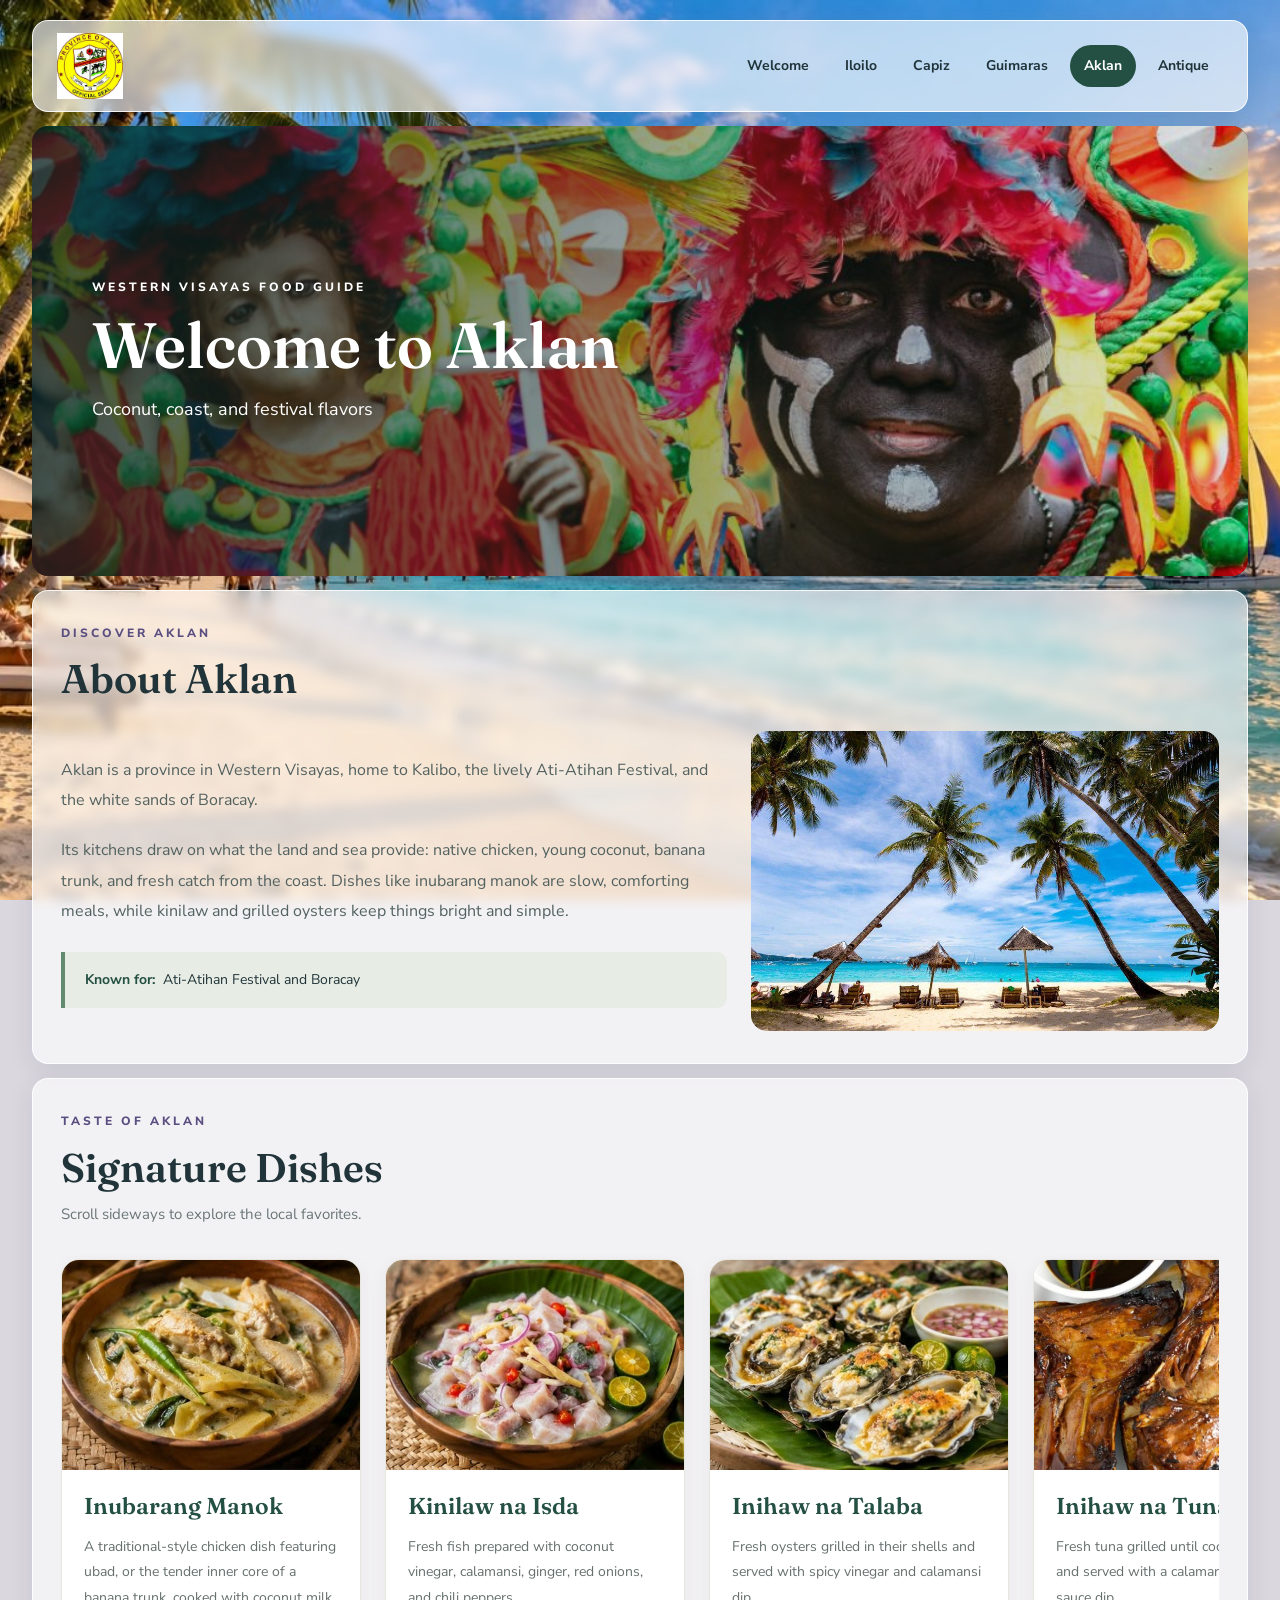
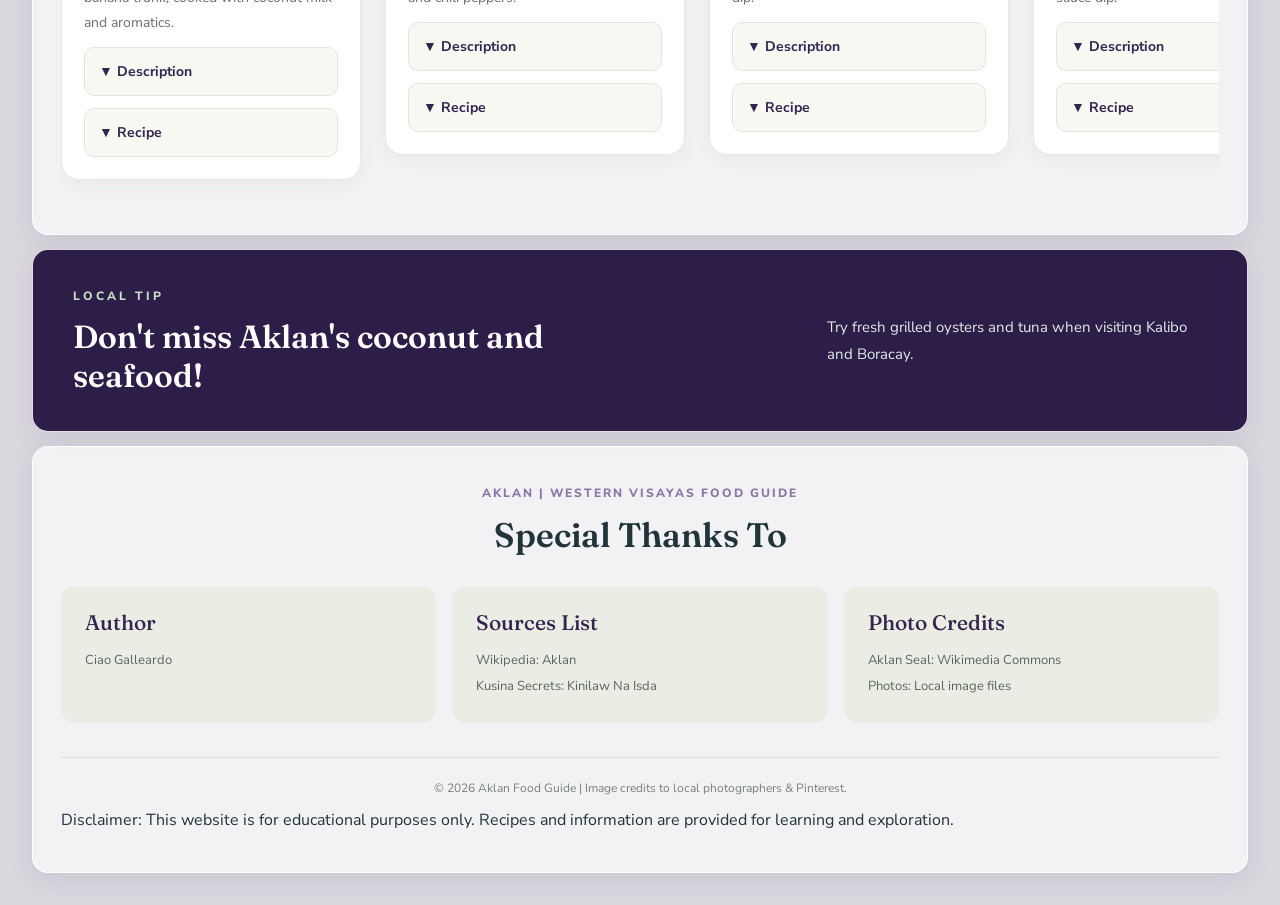
<file: aklan.html>
<!DOCTYPE html>
<html lang="en">

<head>
    <meta charset="UTF-8">
    <meta name="viewport" content="width=device-width, initial-scale=1.0">
    <meta name="description" content="Discover Aklan's traditional cuisine, local dishes, and food culture in Western Visayas.">

    <title>Aklan | Western Visayas Food Guide</title>

    <link href="https://cdn.jsdelivr.net/npm/bootstrap@5.3.3/dist/css/bootstrap.min.css" rel="stylesheet">
    <link href="https://fonts.googleapis.com/css2?family=Fraunces:wght@400;500;600;700&family=Nunito+Sans:wght@400;500;600;700&display=swap" rel="stylesheet">
    <link rel="stylesheet" href="aklan.css">
</head>

<body>

    <main class="page">

        <!-- Navigation -->
        <div class="site-nav">
            <a href="index.html" class="logo">
                <img src="images/aklan/aklan-logo.jpg" alt="Logo of Aklan">
            </a>

            <div class="nav-links">
                <a href="index.html">Welcome</a>
                <a href="iloilo.html">Iloilo</a>
                <a href="capiz.html">Capiz</a>
                <a href="guimaras.html">Guimaras</a>
                <a href="aklan.html" class="active">Aklan</a>
                <a href="antique.html">Antique</a>
            </div>
        </div>

        <!-- Banner -->
        <div class="hero">
            <img src="images/aklan/ati atihan.jpg" alt="Ati-Atihan Festival in Aklan">

            <div class="hero-content">
                <p>WESTERN VISAYAS FOOD GUIDE</p>
                <h1>Welcome to Aklan</h1>
                <span>Coconut, coast, and festival flavors</span>
            </div>
        </div>

        <!-- About -->
        <div class="section about" id="about">
            <div class="section-title">
                <p>DISCOVER AKLAN</p>
                <h2>About Aklan</h2>
            </div>

            <div class="row g-4 align-items-center">

                <div class="col-12 col-md-7">
                    <div class="about-text">
                        <p>
                            Aklan is a province in Western Visayas, home to Kalibo, the lively Ati-Atihan Festival, and the white sands of Boracay.
                        </p>

                        <p>
                            Its kitchens draw on what the land and sea provide: native chicken, young coconut, banana trunk, and fresh catch from the coast. Dishes like inubarang manok are slow, comforting meals, while kinilaw and grilled oysters keep things bright and simple.
                        </p>

                        <div class="about-highlight">
                            <strong>Known for:</strong>
                            <span>Ati-Atihan Festival and Boracay</span>
                        </div>
                    </div>
                </div>

                <div class="col-12 col-md-5">
                    <div class="province-photo">
                        <img src="images/aklan/aklan beach.jpg" alt="Beach scenery in Aklan">
                    </div>
                </div>

            </div>
        </div>

        <!-- Signature Dishes -->
        <div class="section dishes" id="dishes">
            <div class="section-title">
                <p>TASTE OF AKLAN</p>
                <h2>Signature Dishes</h2>
                <span>Scroll sideways to explore the local favorites.</span>
            </div>

            <div class="dish-slider">

                <!-- Inubarang Manok -->
                <div class="dish-card">
                    <div class="dish-image">
                        <img src="images/aklan/inubarang manok.jpg" alt="Inubarang Manok">
                    </div>

                    <div class="dish-content">
                        <h3>Inubarang Manok</h3>
                        <p class="dish-summary">A traditional-style chicken dish featuring ubad, or the tender inner core of a banana trunk, cooked with coconut milk and aromatics.</p>

                        <button class="btn desc-btn" type="button" onclick="toggleInfo(this)">▼ Description</button>
                        <div class="dish-info">
                            <p>
                                Inubarang Manok is a comforting dish associated with parts of Western Visayas. It combines chicken with finely sliced ubad, ginger, garlic, onion, and sometimes coconut milk. The banana core adds a mild flavor and tender texture to the stew.
                            </p>
                        </div>

                        <button class="btn desc-btn" type="button" onclick="toggleInfo(this)">▼ Recipe</button>
                        <div class="dish-info">
                            <h4>Ingredients</h4>
                            <ul>
                                <li>500 g chicken, cut into serving pieces</li>
                                <li>2 cups thinly sliced ubad</li>
                                <li>1 cup coconut milk</li>
                                <li>1 onion, chopped</li>
                                <li>4 cloves garlic, minced</li>
                                <li>1 thumb-sized ginger, sliced</li>
                                <li>1 stalk lemongrass, bruised</li>
                                <li>2 cups water or chicken broth</li>
                                <li>Salt and pepper to taste</li>
                                <li>1 tablespoon cooking oil</li>
                            </ul>

                            <h4>Instructions</h4>
                            <ol>
                                <li>Heat oil in a pot. Sauté garlic, onion, and ginger until fragrant.</li>
                                <li>Add the chicken and cook until lightly browned.</li>
                                <li>Pour in water or broth, add lemongrass, and simmer until the chicken is nearly tender.</li>
                                <li>Add the sliced ubad and continue cooking until tender.</li>
                                <li>Pour in the coconut milk and simmer gently until the chicken is fully cooked.</li>
                                <li>Season with salt and pepper. Serve hot with rice.</li>
                            </ol>
                        </div>
                    </div>
                </div>

                <!-- Kinilaw na Isda -->
                <div class="dish-card">
                    <div class="dish-image">
                        <img src="images/aklan/kinilaw na isda.jpg" alt="Kinilaw na Isda">
                    </div>

                    <div class="dish-content">
                        <h3>Kinilaw na Isda</h3>
                        <p class="dish-summary">Fresh fish prepared with coconut vinegar, calamansi, ginger, red onions, and chili peppers.</p>

                        <button class="btn desc-btn" type="button" onclick="toggleInfo(this)">▼ Description</button>
                        <div class="dish-info">
                            <p>
                                Kinilaw na Isda is a Filipino preparation of fish dressed in an acidic mixture, often using vinegar and calamansi. Aromatics such as ginger, onion, and chili add flavor. It is usually served chilled as an appetizer or a refreshing seafood dish.
                            </p>
                        </div>

                        <button class="btn desc-btn" type="button" onclick="toggleInfo(this)">▼ Recipe</button>
                        <div class="dish-info">
                            <h4>Ingredients</h4>
                            <ul>
                                <li>300 g very fresh fish suitable for raw consumption</li>
                                <li>1/2 cup coconut vinegar</li>
                                <li>2 tablespoons calamansi juice</li>
                                <li>1 small red onion, thinly sliced</li>
                                <li>1 thumb-sized ginger, finely sliced</li>
                                <li>1–2 chili peppers, sliced</li>
                                <li>Salt and pepper to taste</li>
                            </ul>

                            <h4>Instructions</h4>
                            <ol>
                                <li>Keep the fish refrigerated while preparing the other ingredients.</li>
                                <li>Cut the fish into small, even cubes using clean utensils.</li>
                                <li>Place the fish in a clean bowl and add the vinegar and calamansi juice.</li>
                                <li>Add onion, ginger, and chili. Season lightly with salt and pepper.</li>
                                <li>Cover and refrigerate briefly before serving cold.</li>
                            </ol>

                            <p class="recipe-warning">
                                Food safety: Acidic marinade does not reliably kill parasites or harmful bacteria. Use fish specifically handled for raw consumption; cooking the fish thoroughly is the safer option.
                            </p>
                        </div>
                    </div>
                </div>

                <!-- Inihaw na Talaba -->
                <div class="dish-card">
                    <div class="dish-image">
                        <img src="images/aklan/inihaw na talaba.jpg" alt="Inihaw na Talaba">
                    </div>

                    <div class="dish-content">
                        <h3>Inihaw na Talaba</h3>
                        <p class="dish-summary">Fresh oysters grilled in their shells and served with spicy vinegar and calamansi dip.</p>

                        <button class="btn desc-btn" type="button" onclick="toggleInfo(this)">▼ Description</button>
                        <div class="dish-info">
                            <p>
                                Inihaw na Talaba is a simple seafood dish made by grilling oysters until thoroughly cooked. The natural briny flavor pairs well with a dipping sauce made from vinegar, calamansi, garlic, onion, and chili. It is a popular way to enjoy coastal seafood.
                            </p>
                        </div>

                        <button class="btn desc-btn" type="button" onclick="toggleInfo(this)">▼ Recipe</button>
                        <div class="dish-info">
                            <h4>Ingredients</h4>
                            <ul>
                                <li>1 kg fresh oysters in their shells</li>
                                <li>1/4 cup vinegar</li>
                                <li>2 tablespoons calamansi juice</li>
                                <li>2 cloves garlic, minced</li>
                                <li>1 small onion, chopped</li>
                                <li>1 chili pepper, sliced</li>
                                <li>Salt to taste</li>
                            </ul>

                            <h4>Instructions</h4>
                            <ol>
                                <li>Scrub the oyster shells under clean running water.</li>
                                <li>Prepare a clean grill over medium-high heat.</li>
                                <li>Arrange the oysters on the grill and cook until the shells open and the meat is thoroughly cooked.</li>
                                <li>Discard oysters that do not open during cooking.</li>
                                <li>Mix vinegar, calamansi, garlic, onion, chili, and a little salt for the dipping sauce.</li>
                                <li>Serve the cooked oysters hot with the dipping sauce.</li>
                            </ol>
                        </div>
                    </div>
                </div>

                <!-- Inihaw na Tuna -->
                <div class="dish-card">
                    <div class="dish-image">
                        <img src="images/aklan/inihaw na panga ng tuna.jpg" alt="Inihaw na Tuna">
                    </div>

                    <div class="dish-content">
                        <h3>Inihaw na Tuna</h3>
                        <p class="dish-summary">Fresh tuna grilled until cooked through and served with a calamansi and soy sauce dip.</p>

                        <button class="btn desc-btn" type="button" onclick="toggleInfo(this)">▼ Description</button>
                        <div class="dish-info">
                            <p>
                                Inihaw na Tuna is a simple coastal dish of tuna steaks grilled over hot coals. The fish is lightly seasoned so its natural flavor stands out, then served with a sharp dip of calamansi and soy sauce. Fresh grilled seafood like this is a favorite around Boracay and Aklan's coast.
                            </p>
                        </div>

                        <button class="btn desc-btn" type="button" onclick="toggleInfo(this)">▼ Recipe</button>
                        <div class="dish-info">
                            <h4>Ingredients</h4>
                            <ul>
                                <li>500 g fresh tuna steaks, about 2 cm thick</li>
                                <li>3 cloves garlic, minced</li>
                                <li>1 tablespoon calamansi juice</li>
                                <li>1 tablespoon cooking oil</li>
                                <li>Salt and pepper to taste</li>
                                <li>Dip: 3 tablespoons soy sauce, 2 tablespoons calamansi juice, 1 chili pepper, sliced</li>
                            </ul>

                            <h4>Instructions</h4>
                            <ol>
                                <li>Pat the tuna dry. Rub with garlic, calamansi juice, oil, salt, and pepper.</li>
                                <li>Let it rest for 10 minutes.</li>
                                <li>Heat a clean grill to medium-high and lightly oil the grate.</li>
                                <li>Grill the tuna for 3 to 4 minutes per side until cooked through.</li>
                                <li>Mix the soy sauce, calamansi juice, and chili for the dip.</li>
                                <li>Serve the tuna hot with the dip and steamed rice.</li>
                            </ol>
                        </div>
                    </div>
                </div>

                <!-- Baye-baye -->
                <div class="dish-card">
                    <div class="dish-image">
                        <img src="images/aklan/baye-baye.jpg" alt="Baye-baye">
                    </div>

                    <div class="dish-content">
                        <h3>Baye-baye</h3>
                        <p class="dish-summary">A sweet Visayan rice delicacy made from toasted glutinous rice, coconut, and sugar.</p>

                        <button class="btn desc-btn" type="button" onclick="toggleInfo(this)">▼ Description</button>
                        <div class="dish-info">
                            <p>
                                Baye-baye is a traditional Visayan kakanin, or native sweet, made with glutinous rice and coconut. The rice is toasted for a nutty aroma, then cooked with coconut milk and sugar until thick and chewy. It is a snack that goes well with coffee or tea.
                            </p>
                        </div>

                        <button class="btn desc-btn" type="button" onclick="toggleInfo(this)">▼ Recipe</button>
                        <div class="dish-info">
                            <h4>Ingredients</h4>
                            <ul>
                                <li>1 cup glutinous rice (malagkit)</li>
                                <li>1 cup young coconut (buko) meat, shredded</li>
                                <li>1 1/2 cups coconut milk</li>
                                <li>1/2 cup brown sugar</li>
                                <li>A pinch of salt</li>
                                <li>Banana leaves or a greased tray</li>
                            </ul>

                            <h4>Instructions</h4>
                            <ol>
                                <li>Toast the rice in a dry pan over low heat until golden and fragrant. Let it cool.</li>
                                <li>Grind the toasted rice into a coarse powder.</li>
                                <li>In a pot, heat the coconut milk with the sugar and salt until the sugar dissolves.</li>
                                <li>Stir in the ground rice and buko. Cook on low heat, stirring often, until very thick.</li>
                                <li>Spread the mixture on a tray lined with banana leaves and let it cool.</li>
                                <li>Cut into squares and serve.</li>
                            </ol>
                        </div>
                    </div>
                </div>

            </div>
        </div>

        <!-- Local Tip -->
        <div class="tip">
            <div class="tip-text">
                <p>LOCAL TIP</p>
                <h2>Don't miss Aklan's coconut and seafood!</h2>
            </div>
            <span>Try fresh grilled oysters and tuna when visiting Kalibo and Boracay.</span>
        </div>

        <!-- Footer -->
        <footer class="footer">
            <div class="footer-title">
                <p>AKLAN | WESTERN VISAYAS FOOD GUIDE</p>
                <h2>Special Thanks To</h2>
            </div>

            <div class="row g-3">

                <div class="col-12 col-md-4">
                    <div class="footer-box">
                        <h3>Author</h3>
                        <p>Ciao Galleardo</p>
                    </div>
                </div>

                <div class="col-12 col-md-4">
                    <div class="footer-box">
                        <h3>Sources List</h3>
                        <p>
                            Wikipedia: Aklan<br>
                            Kusina Secrets: Kinilaw Na Isda
                        </p>
                    </div>
                </div>

                <div class="col-12 col-md-4">
                    <div class="footer-box">
                        <h3>Photo Credits</h3>
                        <p>
                            Aklan Seal: Wikimedia Commons<br>
                            Photos: Local image files
                        </p>
                    </div>
                </div>

            </div>

            <p class="copyright">&copy; 2026 Aklan Food Guide | Image credits to local photographers & Pinterest.</p>
            <p class="disclaimer"></p>Disclaimer: This website is for educational purposes only. Recipes and information are provided for learning and exploration.</p>
        </footer>

    </main>

    <script>
        function toggleInfo(button) {
            let info = button.nextElementSibling;

            info.classList.toggle("show");

            if (info.classList.contains("show")) {
                button.innerHTML = button.innerHTML.replace("▼", "▲");
            } else {
                button.innerHTML = button.innerHTML.replace("▲", "▼");
            }
        }
    </script>

    <script src="https://cdn.jsdelivr.net/npm/bootstrap@5.3.3/dist/js/bootstrap.bundle.min.js"></script>

</body>
</html>
</file>
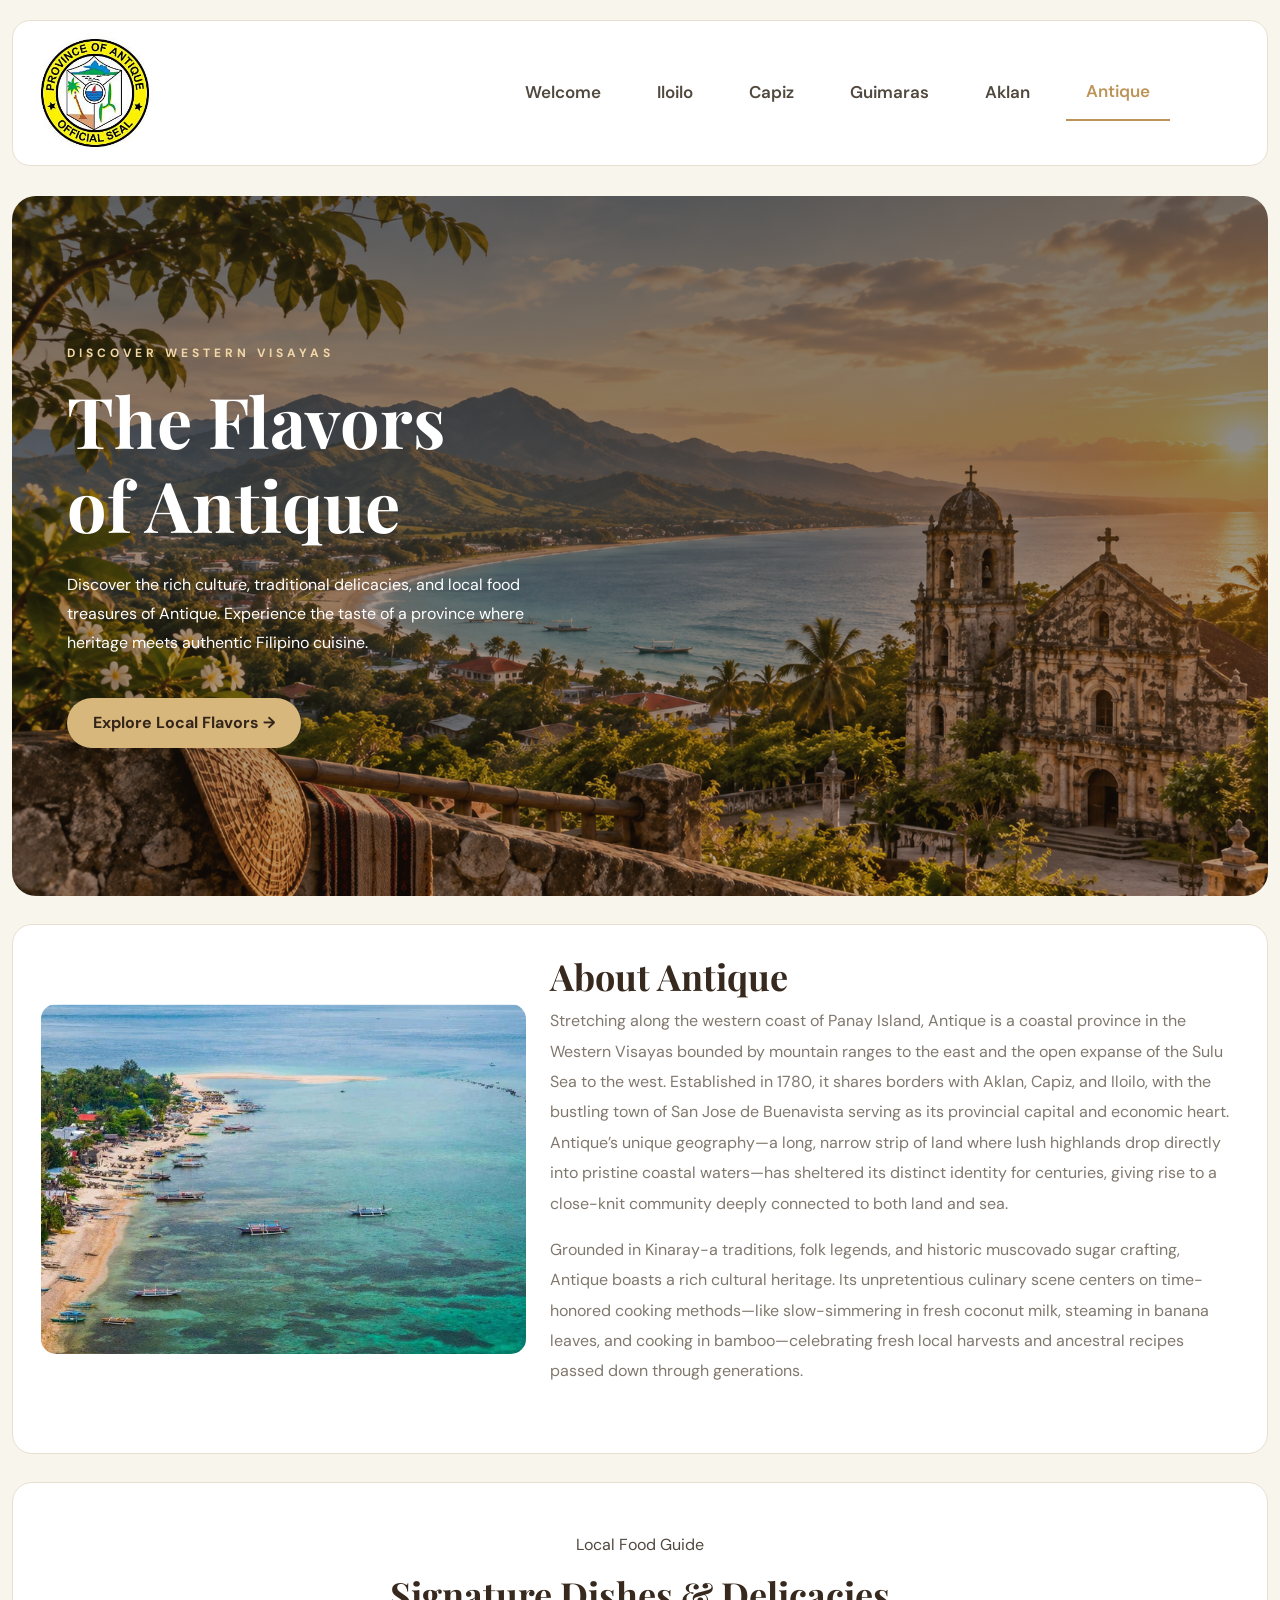
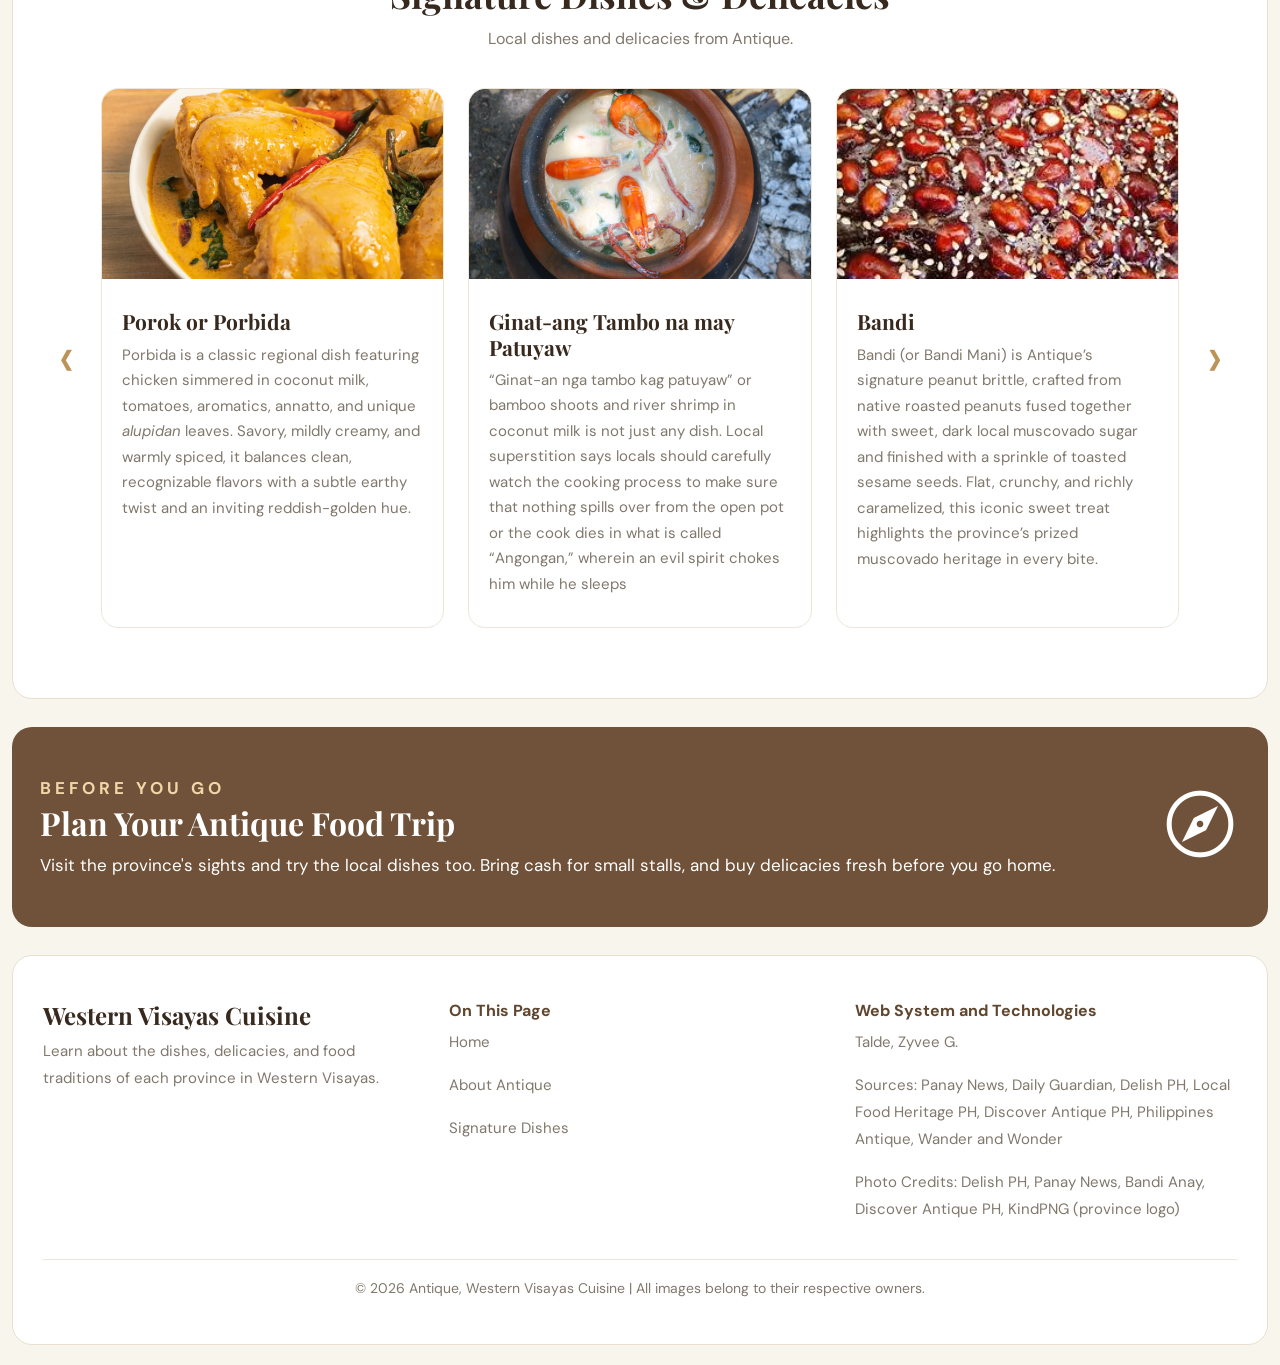
<file: antique.html>
<!DOCTYPE html>
<html lang="en">
<head>
    <meta charset="UTF-8">
    <meta name="viewport" content="width=device-width, initial-scale=1.0">
    <title>Antique | Western Visayas Cuisine</title>
    <link href="https://cdn.jsdelivr.net/npm/bootstrap@5.3.3/dist/css/bootstrap.min.css" rel="stylesheet">
    <link rel="stylesheet" href="antique.css">
    <link rel="stylesheet" href="https://fonts.googleapis.com/css2?family=DM+Sans:wght@400;500;600;700&family=Playfair+Display:wght@500;600;700&display=swap">
    <link rel="stylesheet" href="https://fonts.googleapis.com/css2?family=Material+Symbols+Outlined:opsz,wght,FILL,GRAD@24,400,0,0&icon_names=explore" />
</head>

<body>

    <div class="container">

        <div class="navbar-custom">
            <div class="row align-items-center g-2">

                <div class="logo-box mx-auto mx-md-0">
                    <img src="images/antique/antique-logo.jpg" alt="Official Seal of Antique Province" class="province-logo">
                </div>

                <div class="col-12 col-md-10">
                    <div class="d-flex justify-content-center justify-content-md-end align-items-center flex-wrap gap-1 gap-md-3">

                        <a href="index.html" class="nav-link">Welcome</a>
                        <a href="iloilo.html" class="nav-link">Iloilo</a>
                        <a href="capiz.html" class="nav-link">Capiz</a>
                        <a href="guimaras.html" class="nav-link">Guimaras</a>
                        <a href="aklan.html" class="nav-link">Aklan</a>
                        <a href="antique.html" class="nav-link active">Antique</a>

                    </div>
                </div>
            </div>
        </div>

        <div class="hero reveal" id="home">
            <div class="hero-content">

                <p class="eyebrow">Discover Western Visayas</p>

                <h1>The Flavors<br>of Antique</h1>

                <p class="hero-description">
                    Discover the rich culture, traditional delicacies, and
                    local food treasures of Antique. Experience the taste
                    of a province where heritage meets authentic Filipino cuisine.
                </p>

                <a href="#dishes" class="btn btn-explore">
                    Explore Local Flavors &rarr;
                </a>

            </div>
        </div>


        <div class="content-card reveal" id="about">

            <div class="row align-items-center g-4">

                <div class="col-12 col-lg-5">
                    <img src="images/antique/bgg.png" alt="Antique province scenery" class="about-image">
                </div>

                <div class="col-12 col-lg-7">

                    <h2 class="section-title">About Antique</h2>

                    <p class="section-description">
                        Stretching along the western coast of Panay Island, Antique is a coastal province in the Western Visayas bounded by mountain ranges to the east and the open expanse of the Sulu Sea to the west. Established in 1780, it shares borders with Aklan, Capiz, and Iloilo, with the bustling town of San Jose de Buenavista serving as its provincial capital and economic heart. Antique’s unique geography—a long, narrow strip of land where lush highlands drop directly into pristine coastal waters—has sheltered its distinct identity for centuries, giving rise to a close-knit community deeply connected to both land and sea.
                    </p>

                    <p class="section-description">
                        Grounded in Kinaray-a traditions, folk legends, and historic muscovado sugar crafting, Antique boasts a rich cultural heritage. Its unpretentious culinary scene centers on time-honored cooking methods—like slow-simmering in fresh coconut milk, steaming in banana leaves, and cooking in bamboo—celebrating fresh local harvests and ancestral recipes passed down through generations.
                    </p>


                </div>

            </div>
        </div>

        <div class="content-card reveal" id="dishes">

            <div class="text-center mb-4">
                <p class="section-label">Local Food Guide</p>

                <h2 class="section-title">
                    Signature Dishes &amp; Delicacies
                </h2>

                <p class="section-description mx-auto section-intro">
                    Local dishes and delicacies from Antique.
                </p>
            </div>

            <div id="dishCarousel" class="carousel slide">
                <div class="carousel-inner">

                    <!-- first slide -->
                    <div class="carousel-item active">
                        <div class="row g-4">

                            <div class="col-12 col-md-6 col-lg-4">
                                <div class="food-card">
                                    <div class="food-image-wrap">
                                        <img src="images/antique/porbida.png" alt="Porbida traditional dish" class="food-image">
                                    </div>
                                    <div class="food-info">
                                        <h5>Porok or Porbida</h5>
                                        <p>
                                            Porbida is a classic regional dish featuring chicken simmered in coconut milk, tomatoes, aromatics, annatto, and unique <i>alupidan</i> leaves. Savory, mildly creamy, and warmly spiced, it balances clean, recognizable flavors with a subtle earthy twist and an inviting reddish-golden hue.
                                        </p>
                                    </div>
                                </div>
                            </div>

                            <div class="col-12 col-md-6 col-lg-4">
                                <div class="food-card">
                                    <div class="food-image-wrap">
                                        <img src="images/antique/patuyaw.png" alt="Patuyaw local dish" class="food-image">
                                    </div>
                                    <div class="food-info">
                                        <h5>Ginat-ang Tambo na may Patuyaw</h5>
                                        <p>
                                            “Ginat-an nga tambo kag patuyaw” or bamboo shoots and river shrimp in coconut milk is not just any dish. Local superstition says locals should carefully watch the cooking process to make sure that nothing spills over from the open pot or the cook dies in what is called “Angongan,” wherein an evil spirit chokes him while he sleeps
                                        </p>
                                    </div>
                                </div>
                            </div>

                            <div class="col-12 col-md-6 col-lg-4">
                                <div class="food-card">
                                    <div class="food-image-wrap">
                                        <img src="images/antique/bandi.jpg" alt="Native delicacy of Antique" class="food-image">
                                    </div>
                                    <div class="food-info">
                                        <h5>Bandi</h5>
                                        <p>
                                            Bandi (or Bandi Mani) is Antique’s signature peanut brittle, crafted from native roasted peanuts fused together with sweet, dark local muscovado sugar and finished with a sprinkle of toasted sesame seeds. Flat, crunchy, and richly caramelized, this iconic sweet treat highlights the province’s prized muscovado heritage in every bite.
                                        </p>
                                    </div>
                                </div>
                            </div>

                        </div>
                    </div>

                    <!-- second slide -->
                    <div class="carousel-item">
                        <div class="row g-4">

                            <div class="col-12 col-md-6 col-lg-4">
                                <div class="food-card">
                                    <div class="food-image-wrap">
                                        <img src="images/antique/banag.jpg" alt="Dish 4 name" class="food-image">
                                    </div>
                                    <div class="food-info">
                                        <h5>Banag nga may gata</h5>
                                        <p>Banag nga may Gata features native spiny freshwater snails simmered in rich coconut cream infused with local aromatic herbs. Distinctive for its long-spined shells, this traditional Antique dish pairs the tender, earthy flavor of the snails with a velvety, savory sauce.</p>
                                    </div>
                                </div>
                            </div>

                            <div class="col-12 col-md-6 col-lg-4">
                                <div class="food-card">
                                    <div class="food-image-wrap">
                                        <img src="images/antique/nilaga-tatus.jpg" alt="Dish 5 name" class="food-image">
                                    </div>
                                    <div class="food-info">
                                        <h5>Nilaga nga Tatus</h5>
                                        <p>Nilaga nga Tatus highlights the sweet, tender meat of Caluya, Antique’s prized coconut crab (*Tatus*)—the world’s largest land-living arthropod. Lightly boiled with salt and local aromatics like lemongrass, this simple preparation honors the crab's natural sweetness while celebrating the island's rich coastal heritage and culinary bounty.</p>
                                    </div>
                                </div>
                            </div>

                            <div class="col-12 col-md-6 col-lg-4">
                                <div class="food-card">
                                    <div class="food-image-wrap">
                                        <img src="images/antique/butong-butong.jpg" alt="Dish 6 name" class="food-image">
                                    </div>
                                    <div class="food-info">
                                        <h5>Butong-Butong</h5>
                                        <p>Butong-Butong is Antique’s classic pulled muscovado candy, named after the local Hiligaynon/Kinaray-a word *butong*, meaning "to pull." Crafted by vigorously stretching warm, melted muscovado sugar until it turns into a soft, golden-white gooey sweet, this traditional treat showcases the island's rich sugar heritage with every chewy bite.</p>
                                    </div>
                                </div>
                            </div>

                        </div>
                    </div>

                    <!-- third slide -->
                    <div class="carousel-item">
                        <div class="row g-4">

                            <div class="col-12 col-md-6 col-lg-4">
                                <div class="food-card">
                                    <div class="food-image-wrap">
                                        <img src="images/antique/chicken-binakol.jpg" alt="Dish 7 name" class="food-image">
                                    </div>
                                    <div class="food-info">
                                        <h5>Binakol nga Manok</h5>
                                        <p>Binakol nga Manok is a signature specialty from Callan, Sebaste, featuring tender chicken simmered in fresh coconut juice, tender coconut meat, papaya, and chili leaves. Traditionally cooked inside fresh bamboo (kawayan) to infuse the broth with a distinct natural richness, this comforting soup offers a unique, sweet-savory taste of Antique’s vibrant culinary history.</p>
                                    </div>
                                </div>
                            </div>

                            <div class="col-12 col-md-6 col-lg-4">
                                <div class="food-card">
                                    <div class="food-image-wrap">
                                        <img src="images/antique/huwad-huwad.png" alt="Dish 8 name" class="food-image">
                                    </div>
                                    <div class="food-info">
                                        <h5>Huwad-Huwad</h5>
                                        <p>Huwad-Huwad is an ultra-rare native dessert exclusive to the Antique towns of Belison and Tobias Fornier. Crafted from ground glutinous rice, rich coconut milk, and unrefined muscovado sugar steamed inside slender, banana-leaf tubes, this elusive sweet offers a delightfully authentic taste of Antique's hidden culinary treasures.</p>
                                    </div>
                                </div>
                            </div>

                            <div class="col-12 col-md-6 col-lg-4">
                                <div class="food-card">
                                    <div class="food-image-wrap">
                                        <img src="images/antique/binabak.jpg" alt="Dish 9 name" class="food-image">
                                    </div>
                                    <div class="food-info">
                                        <h5>Binabak</h5>
                                        <p>Binabak is a prized Northern Antique delicacy made from pounded river shrimp <i>(patuyaw)</i> mixed with tender young coconut meat and fresh ginger, wrapped in banana leaves, and gently steamed. Famous for its delicate balance of sweet seafood, aromatic ginger, and rich coconut flavor, this iconic specialty was featured on *Biyahe ni Drew* as a true taste of local heritage.</p>
                                    </div>
                                </div>
                            </div>

                        </div>
                    </div>

                </div>

                <button class="carousel-control-prev" type="button" data-bs-target="#dishCarousel" data-bs-slide="prev">
                    <span class="dish-arrow">&lsaquo;</span>
                </button>

                <button class="carousel-control-next" type="button" data-bs-target="#dishCarousel" data-bs-slide="next">
                    <span class="dish-arrow">&rsaquo;</span>
                </button>
            </div>

        
        </div>

        <div class="tip-card-wrap">
            <div class="tip-card reveal">

                <div class="tip-content">
                    <p class="eyebrow">Before You Go</p>

                    <h3>Plan Your Antique Food Trip</h3>

                    <p>
                        Visit the province's sights and try the local dishes
                        too. Bring cash for small stalls, and buy delicacies
                        fresh before you go home.
                    </p>
                </div>

                <div class="tip-icon">
                    <span class="material-symbols-outlined">explore</span>
                </div>

            </div>
        </div>

        

        <div class="credits-box">

            <div class="row g-4">

                <div class="col-12 col-md-4">
                    <h5>Western Visayas Cuisine</h5>

                    <p>
                        Learn about the dishes, delicacies, and food traditions
                        of each province in Western Visayas.
                    </p>
                </div>

                <div class="col-6 col-md-4">
                    <h6>On This Page</h6>
                    <p><a href="#home">Home</a></p>
                    <p><a href="#about">About Antique</a></p>
                    <p><a href="#dishes">Signature Dishes</a></p>
                </div>

                <div class="col-6 col-md-4">
                    <h6>Web System and Technologies</h6>

                    <p>Talde, Zyvee G.</p>

                    <p>Sources: 
                        <a href="https://www.panaynews.net/antiques-kitchen-rituals-and-heritage-dishes-resurrected/" target="_blank">Panay News</a>,
                        <a href="https://www.dailyguardian.com.ph/blog/students-feature-antiques-native-cuisines" target="_blank">Daily Guardian</a>,
                        <a href="https://delish.ph/recipes/porbida-antique-recipe/" target="_blank">Delish PH</a>,
                        <a href="https://www.facebook.com/LocalFoodHeritagePH/" target="_blank">Local Food Heritage PH</a>,
                        <a href="https://www.facebook.com/DiscoverAntiquePH/" target="_blank">Discover Antique PH</a>,
                        <a href="https://philippinesantique.wixsite.com/province/what-to-eat#:~:text=COVERS%20A%20MULTITUDE%20OF%20SINS.%22%20Anthony%20Bourdain.,These%20are%20the%20must%2Dtry%20foods%20and%20delicacies%20in%20Antique." target="_blank">Philippines Antique</a>, 
                        <a href="https://wawonder.blogspot.com/2024/09/nilaga-nga-tatus-culinary-treasure-from.html" target="_blank">Wander and Wonder</a>
                    </p>
                    <p>Photo Credits: 
                            <a href="https://delish.ph/recipes/porbida-antique-recipe/" target="_blank">Delish PH</a>,
                            <a href="https://www.panaynews.net/antiques-kitchen-rituals-and-heritage-dishes-resurrected/" target="_blank">Panay News</a>,
                            <a href="https://bandianay.wordpress.com/" target="_blank">Bandi Anay</a>,
                            <a href="https://www.facebook.com/DiscoverAntiquePH/" target="_blank">Discover Antique PH</a>,
                            <a href="https://www.kindpng.com/picc/m/455-4556463_province-of-antique-logo-hd-png-download.png" target="_blank">KindPNG</a> (province logo)
                    </p>
                </div>

            </div>

            <div class="copyright">
                &copy; 2026 Antique, Western Visayas Cuisine |
                All images belong to their respective owners.
            </div>

        </div>

    </div>

<script src="https://cdn.jsdelivr.net/npm/bootstrap@5.3.3/dist/js/bootstrap.bundle.min.js">
</script>

</body>
</html>
</file>
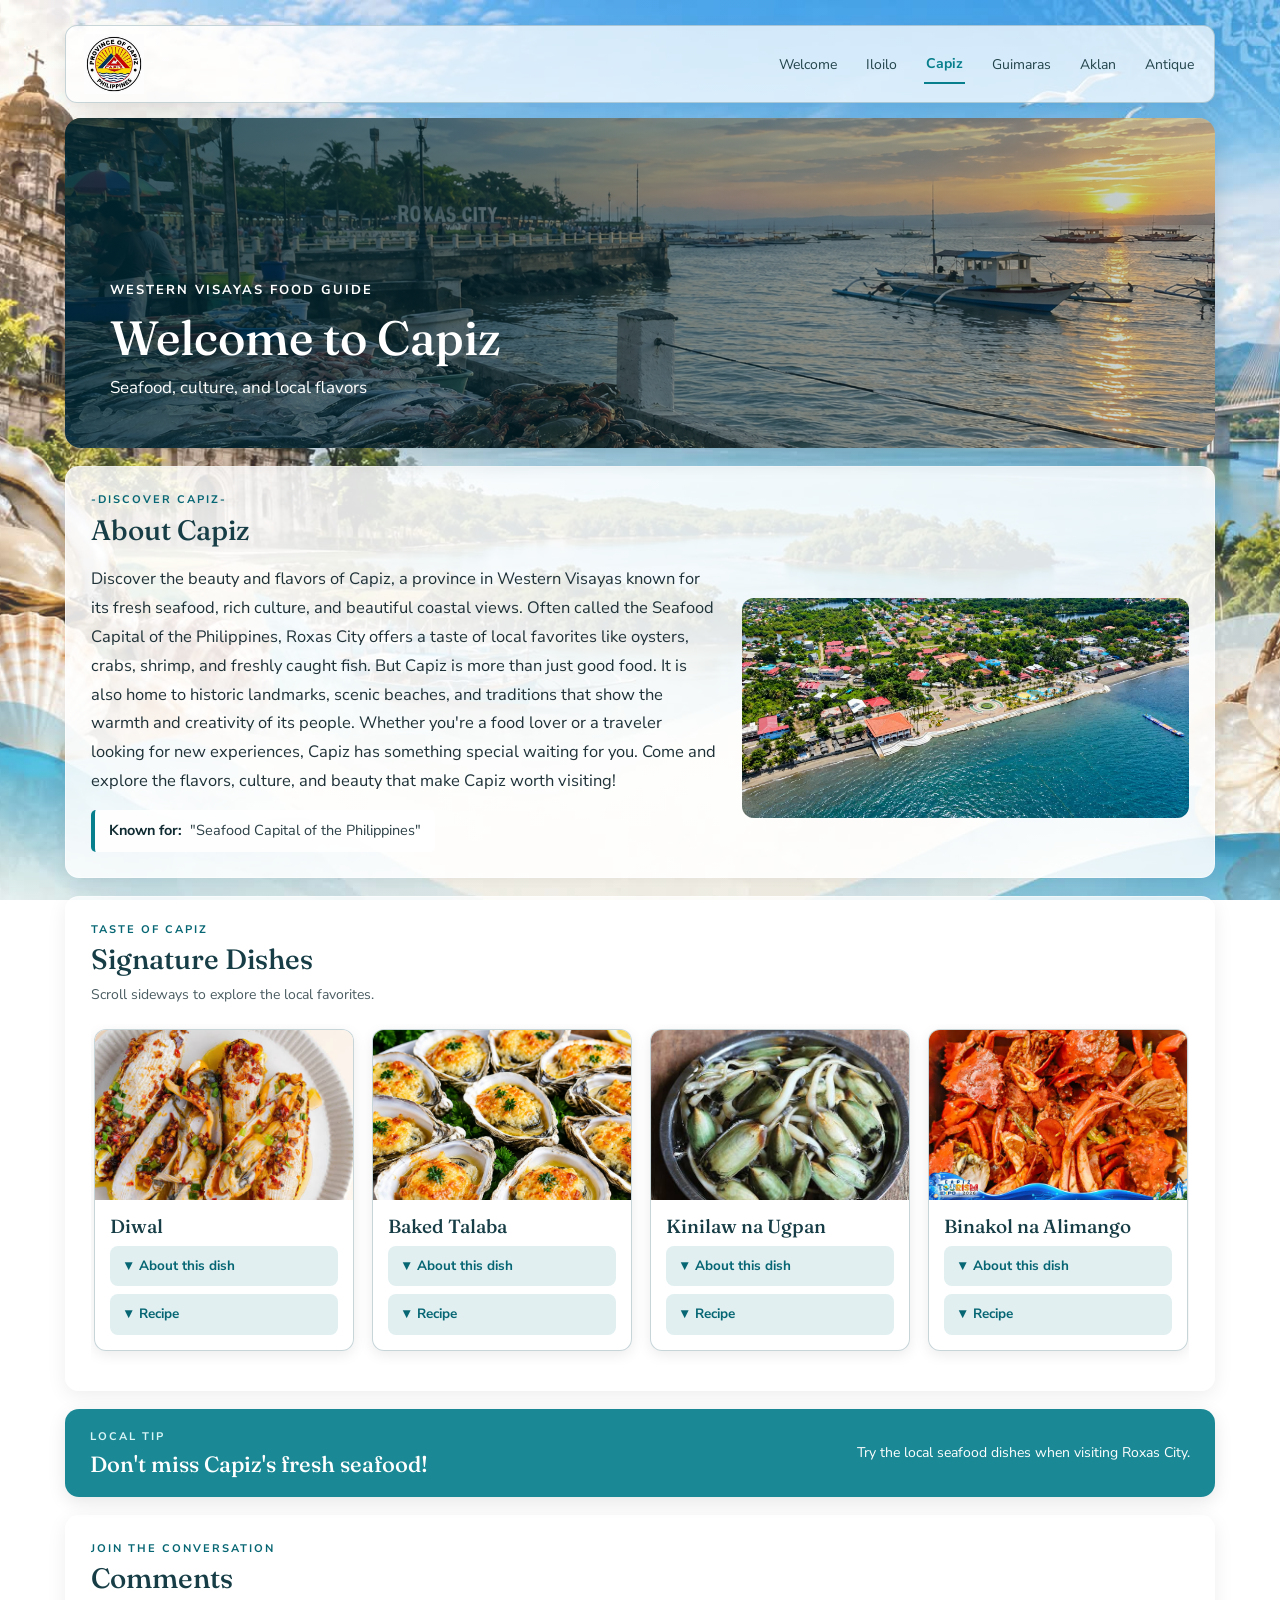
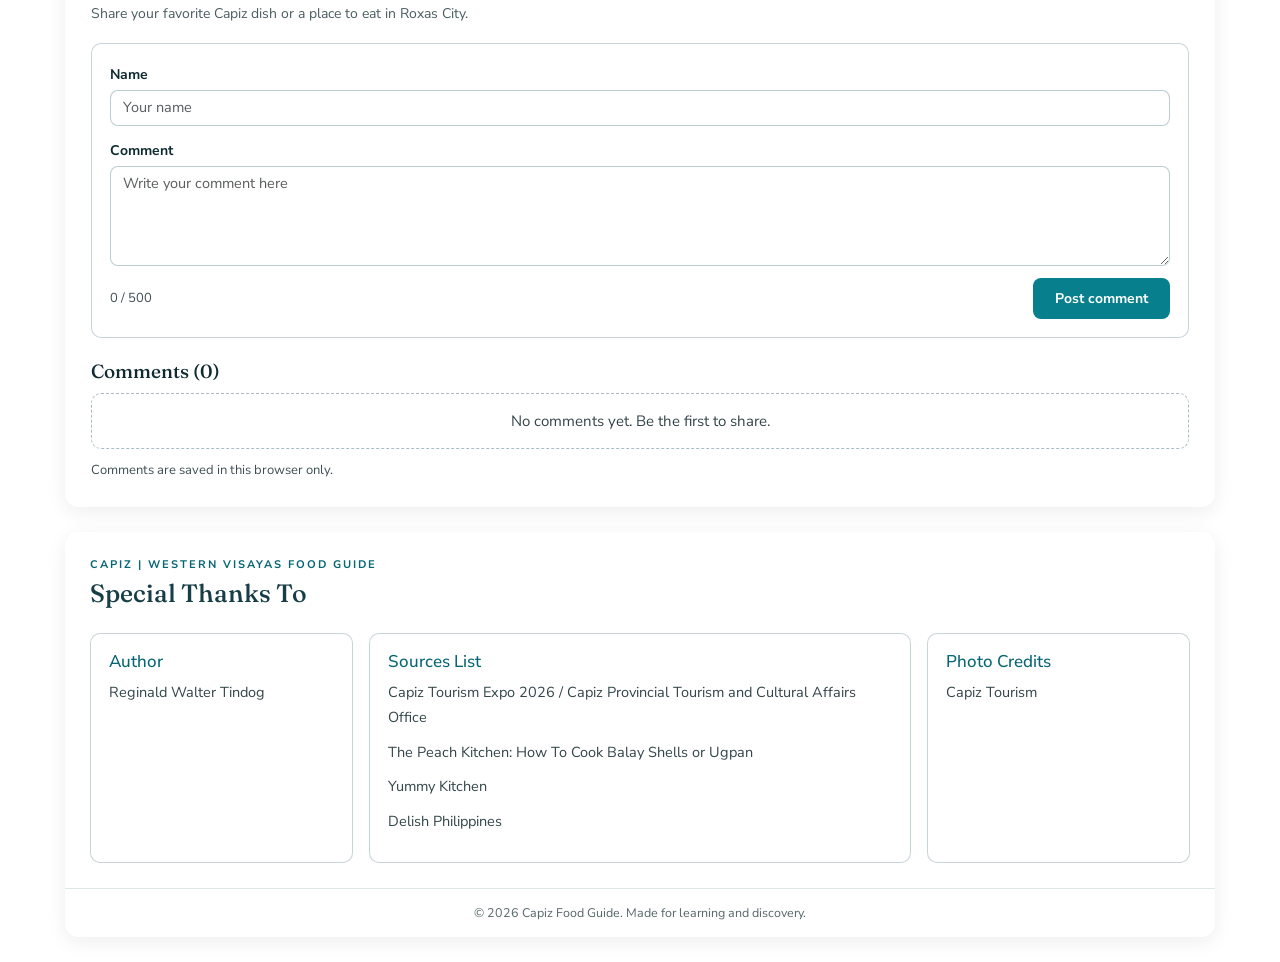
<file: capiz.html>
<!DOCTYPE html>
<html lang="en">

<head>
    <meta charset="UTF-8">
    <meta name="viewport" content="width=device-width, initial-scale=1.0">
    <title>Capiz | Western Visayas Food Guide</title>

    <link href="https://cdn.jsdelivr.net/npm/bootstrap@5.3.3/dist/css/bootstrap.min.css" rel="stylesheet">
    <link href="https://fonts.googleapis.com/css2?family=Fraunces:wght@400;500;600;700&family=Nunito+Sans:wght@400;500;600;700&display=swap" rel="stylesheet">
    <link rel="stylesheet" href="capiz.css">
</head>

<body>

    <main class="page">

        <!-- Navigation -->
        <div class="site-nav">
            <div class="logo">
                <img src="images/capiz/capiz-logo.jpg" alt="Capiz Logo">
            </div>

            <div class="nav-links">
                <a href="index.html">Welcome</a>
                <a href="iloilo.html">Iloilo</a>
                <a href="capiz.html" class="active">Capiz</a>
                <a href="guimaras.html">Guimaras</a>
                <a href="aklan.html">Aklan</a>
                <a href="antique.html">Antique</a>
            </div>
        </div>

        <!-- Banner -->
        <div class="hero">
            <img src="images/capiz/capiz-banner.jpg" alt="Capiz Seafood and Waterfront">
            <div class="hero-content">
                <p>WESTERN VISAYAS FOOD GUIDE</p>
                <h1>Welcome to Capiz</h1>
                <span>Seafood, culture, and local flavors</span>
            </div>
        </div>

        <!-- About -->
        <div class="section about">
            <div class="section-title">
                <p>-DISCOVER CAPIZ-</p>
                <h2>About Capiz</h2>
            </div>

            <div class="about-container">
                <div class="about-text">
                    <p>
                        Discover the beauty and flavors of Capiz, a province in Western Visayas known for its fresh seafood, rich culture, and beautiful coastal views.
                        Often called the Seafood Capital of the Philippines, Roxas City offers a taste of local favorites like oysters,
                        crabs, shrimp, and freshly caught fish. But Capiz is more than just good food. It is also home to historic landmarks, scenic beaches,
                        and traditions that show the warmth and creativity of its people. Whether you're a food lover or a traveler looking for new experiences,
                        Capiz has something special waiting for you. Come and explore the flavors, culture, and beauty that make Capiz worth visiting!
                    </p>

                    <div class="about-highlight">
                        <strong>Known for:</strong>
                        <span>"Seafood Capital of the Philippines"</span>
                    </div>
                </div>

                <div class="province-photo">
                    <img src="images/capiz/capiz-province.jpg" alt="Capiz Province">
                </div>
            </div>
        </div>

        <!-- Signature Dishes -->
        <div class="section dishes">
            <div class="section-title">
                <p>TASTE OF CAPIZ</p>
                <h2>Signature Dishes</h2>
                <span>Scroll sideways to explore the local favorites.</span>
            </div>

            <div class="dish-slider">

                <!-- Diwal -->
                <div class="dish-card">
                    <div class="dish-image">
                        <img src="images/capiz/diwal.jpg" alt="Diwal">
                    </div>
                    <div class="dish-content">
                        <h3>Diwal</h3>

                        <button class="btn desc-btn" onclick="toggleInfo(this)">▼ About this dish</button>
                        <div class="dish-info">
                            <p><strong>Diwal</strong>, also known as angel wing clams, is a prized seafood delicacy associated with Capiz, especially Roxas City. These shellfish have tender meat and a naturally sweet, delicate flavor. They can be grilled, steamed, or cooked with garlic, butter, and chili.</p>
                        </div>

                        <button class="btn desc-btn" onclick="toggleInfo(this)">▼ Recipe</button>
                        <div class="dish-info">
                            <p class="recipe-meta">Serves 4 | About 25 minutes</p>
                            <h4>Ingredients</h4>
                            <ul>
                                <li>1 kg diwal (angel wing clams), cleaned</li>
                                <li>4 tbsp butter</li>
                                <li>5 cloves garlic, minced</li>
                                <li>1 thumb-size ginger, sliced</li>
                                <li>1 to 2 siling labuyo (optional)</li>
                                <li>1/2 cup water</li>
                                <li>1 tbsp calamansi juice</li>
                                <li>Salt and pepper to taste</li>
                                <li>Chopped spring onion, for topping</li>
                            </ul>
                            <h4>Steps</h4>
                            <ol>
                                <li>Soak the clams in clean, lightly salted water for 30 minutes to remove sand, then rinse well.</li>
                                <li>Melt the butter in a wide pan and sauté the garlic and ginger until fragrant.</li>
                                <li>Add the clams and chili, pour in the water, and cover. Cook for 3 to 5 minutes until the shells open.</li>
                                <li>Season with salt and pepper, add the calamansi juice, and toss.</li>
                                <li>Top with spring onion and serve hot. Discard any shells that did not open.</li>
                            </ol>
                        </div>
                    </div>
                </div>

                <!-- Baked Talaba -->
                <div class="dish-card">
                    <div class="dish-image">
                        <img src="images/capiz/baked-talaba.jpg" alt="Baked Talaba">
                    </div>
                    <div class="dish-content">
                        <h3>Baked Talaba</h3>

                        <button class="btn desc-btn" onclick="toggleInfo(this)">▼ About this dish</button>
                        <div class="dish-info">
                            <p><strong>Baked Talaba</strong> is a highly popular Filipino seafood appetizer and party favorite. Freshly shucked oysters are baked until bubbly and browned, combining the juicy, briny taste of the sea with a rich, savory garlic-butter and melted cheese topping.</p>
                        </div>

                        <button class="btn desc-btn" onclick="toggleInfo(this)">▼ Recipe</button>
                        <div class="dish-info">
                            <p class="recipe-meta">Serves 4 | About 25 minutes</p>
                            <h4>Ingredients</h4>
                            <ul>
                                <li>12 fresh oysters (talaba), on the half shell</li>
                                <li>3 tbsp butter, melted</li>
                                <li>4 cloves garlic, minced</li>
                                <li>1/2 cup grated cheese (cheddar or mozzarella)</li>
                                <li>1 tbsp chopped parsley</li>
                                <li>Calamansi wedges, for serving</li>
                            </ul>
                            <h4>Steps</h4>
                            <ol>
                                <li>Preheat the oven to 200°C (400°F).</li>
                                <li>Scrub the oysters, shuck them, and keep each one in its half shell on a baking tray.</li>
                                <li>Mix the melted butter and garlic, then spoon a little over each oyster.</li>
                                <li>Top each oyster with grated cheese.</li>
                                <li>Bake for 10 to 12 minutes until bubbly and golden.</li>
                                <li>Sprinkle with parsley and serve with calamansi.</li>
                            </ol>
                        </div>
                    </div>
                </div>

                <!-- Kinilaw na Ugpan -->
                <div class="dish-card">
                    <div class="dish-image">
                        <img src="images/capiz/kinilaw na ugpan.jpg" alt="Kinilaw na Ugpan">
                    </div>
                    <div class="dish-content">
                        <h3>Kinilaw na Ugpan</h3>

                        <button class="btn desc-btn" onclick="toggleInfo(this)">▼ About this dish</button>
                        <div class="dish-info">
                            <p><strong>Kinilaw na Ugpan</strong> is a traditional Filipino dish featuring Ugpan (Lingula anatina, also known as tongue shells or duck's foot clams), a unique delicacy found along shallow, sandy tidal flats in the Philippines. When served kinilaw-style, the tender stalks are cleaned and tossed with a tangy mixture of local vinegar or calamansi juice, ginger, onions, and fresh chilis to create a refreshing, sea-salty dish.</p>
                        </div>

                        <button class="btn desc-btn" onclick="toggleInfo(this)">▼ Recipe</button>
                        <div class="dish-info">
                            <p class="recipe-meta">Serves 4 | About 30 minutes</p>
                            <h4>Ingredients</h4>
                            <ul>
                                <li>250 g ugpan, cleaned</li>
                                <li>1/2 cup cane or coconut vinegar</li>
                                <li>4 calamansi, juiced</li>
                                <li>1 thumb-size ginger, cut into thin strips</li>
                                <li>1 red onion, thinly sliced</li>
                                <li>2 siling labuyo, sliced</li>
                                <li>Salt to taste</li>
                            </ul>
                            <h4>Steps</h4>
                            <ol>
                                <li>Rinse the ugpan several times in clean water until no sand remains. Use only very fresh ugpan from clean waters.</li>
                                <li>Blanch in boiling water for about 30 seconds, then drain and cool.</li>
                                <li>Rinse the ugpan briefly in a little vinegar and drain to remove any fishy smell.</li>
                                <li>Toss with fresh vinegar, calamansi juice, ginger, onion, chili, and salt.</li>
                                <li>Let it rest for 10 to 15 minutes, then serve chilled.</li>
                            </ol>
                        </div>
                    </div>
                </div>

                <!-- Binakol na Alimango -->
                <div class="dish-card">
                    <div class="dish-image">
                        <img src="images/capiz/binakol na alimango.jpg" alt="Binakol na Alimango">
                    </div>
                    <div class="dish-content">
                        <h3>Binakol na Alimango</h3>

                        <button class="btn desc-btn" onclick="toggleInfo(this)">▼ About this dish</button>
                        <div class="dish-info">
                            <p><strong>Binakol na Alimango</strong> is a traditional Visayan seafood delicacy (notably from Capiz and neighboring Western Visayas provinces). Unlike typical coconut milk dishes, binakol dishes are highlighted by the natural sweetness of coconut water (buko juice) blended into the broth or reduction, giving the savory and spiced crabs a distinct light sweetness.</p>
                        </div>

                        <button class="btn desc-btn" onclick="toggleInfo(this)">▼ Recipe</button>
                        <div class="dish-info">
                            <p class="recipe-meta">Serves 4 | About 40 minutes</p>
                            <h4>Ingredients</h4>
                            <ul>
                                <li>2 medium crabs (about 1 kg), cleaned and cut</li>
                                <li>3 cups buko (young coconut) water</li>
                                <li>1 cup buko meat, cut into strips</li>
                                <li>1 thumb-size ginger, sliced</li>
                                <li>2 stalks lemongrass, bruised</li>
                                <li>1 onion, sliced</li>
                                <li>3 cloves garlic, crushed</li>
                                <li>1 cup malunggay or pechay leaves</li>
                                <li>1 tbsp cooking oil</li>
                                <li>Salt and pepper to taste</li>
                            </ul>
                            <h4>Steps</h4>
                            <ol>
                                <li>Heat the oil and sauté the garlic, onion, and ginger until soft.</li>
                                <li>Add the lemongrass and crab pieces and stir for 2 minutes.</li>
                                <li>Pour in the buko water, cover, and simmer for 12 to 15 minutes until the crab turns orange-red.</li>
                                <li>Add the buko strips and season with salt and pepper.</li>
                                <li>Add the leaves, cook for 2 more minutes, and serve hot with rice.</li>
                            </ol>
                        </div>
                    </div>
                </div>

                <!-- Garlic Buttered Shrimp -->
                <div class="dish-card">
                    <div class="dish-image">
                        <img src="images/capiz/garlic buttered shrimp.jpg" alt="Garlic Buttered Shrimp">
                    </div>
                    <div class="dish-content">
                        <h3>Garlic Buttered Shrimp</h3>

                        <button class="btn desc-btn" onclick="toggleInfo(this)">▼ About this dish</button>
                        <div class="dish-info">
                            <p><strong>Garlic Buttered Shrimp</strong> is a flavorful seafood dish made with fresh shrimp sautéed in butter, garlic, and seasonings. Its sweet, juicy shrimp and rich, savory sauce make it a favorite served with hot steamed rice.</p>
                        </div>

                        <button class="btn desc-btn" onclick="toggleInfo(this)">▼ Recipe</button>
                        <div class="dish-info">
                            <p class="recipe-meta">Serves 4 | About 15 minutes</p>
                            <h4>Ingredients</h4>
                            <ul>
                                <li>500 g shrimp, cleaned</li>
                                <li>4 tbsp butter</li>
                                <li>6 cloves garlic, minced</li>
                                <li>1 tbsp calamansi juice</li>
                                <li>1/2 tsp chili flakes (optional)</li>
                                <li>Salt and pepper to taste</li>
                                <li>Chopped parsley, for topping</li>
                            </ul>
                            <h4>Steps</h4>
                            <ol>
                                <li>Pat the shrimp dry and season with salt and pepper.</li>
                                <li>Melt the butter in a pan over medium heat and sauté the garlic until golden.</li>
                                <li>Add the shrimp and cook for 2 to 3 minutes per side until pink and curled.</li>
                                <li>Add the chili flakes and calamansi juice, then toss in the sauce.</li>
                                <li>Top with parsley and serve with hot steamed rice.</li>
                            </ol>
                        </div>
                    </div>
                </div>

            </div>
        </div>

        <!-- Local Tip -->
        <div class="tip-wrap">
            <div class="tip">
                <div>
                    <p>LOCAL TIP</p>
                    <h2>Don't miss Capiz's fresh seafood!</h2>
                </div>
                <span>Try the local seafood dishes when visiting Roxas City.</span>
            </div>
        </div>

        <!-- Comments -->
        <div class="section comments">
            <div class="section-title">
                <p>JOIN THE CONVERSATION</p>
                <h2>Comments</h2>
                <span>Share your favorite Capiz dish or a place to eat in Roxas City.</span>
            </div>

            <form class="comment-form" id="commentForm">
                <div>
                    <label for="commentName" class="form-label">Name</label>
                    <input type="text" id="commentName" class="form-control" maxlength="40" placeholder="Your name">
                </div>

                <div>
                    <label for="commentText" class="form-label">Comment</label>
                    <textarea id="commentText" class="form-control" maxlength="500" placeholder="Write your comment here" required></textarea>
                </div>

                <div class="comment-actions">
                    <span class="comment-count" id="commentCount">0 / 500</span>
                    <button type="submit" class="btn comment-submit">Post comment</button>
                </div>
            </form>

            <h3 class="comment-heading" id="commentHeading">Comments (0)</h3>
            <ul class="comment-list" id="commentList"></ul>

            <p class="comment-note">Comments are saved in this browser only.</p>
        </div>

    </main>

    <!-- Footer -->
    <footer class="page footer">

        <div class="footer-title">
            <p>CAPIZ | WESTERN VISAYAS FOOD GUIDE</p>
            <h2>Special Thanks To</h2>
        </div>

        <div class="footer-body">
            <div class="row g-3">

                <div class="col-12 col-md-3">
                    <div class="footer-box">
                        <h3>Author</h3>
                        <p>Reginald Walter Tindog</p>
                    </div>
                </div>

                <div class="col-12 col-md-6">
                    <div class="footer-box">
                        <h3>Sources List</h3>
                        <p>Capiz Tourism Expo 2026 / Capiz Provincial Tourism and Cultural Affairs Office</p>
                        <p>The Peach Kitchen: How To Cook Balay Shells or Ugpan</p>
                        <p>Yummy Kitchen</p>
                        <p>Delish Philippines</p>
                    </div>
                </div>

                <div class="col-12 col-md-3">
                    <div class="footer-box">
                        <h3>Photo Credits</h3>
                        <p>Capiz Tourism</p>
                    </div>
                </div>

            </div>
        </div>

        <p class="copyright">© 2026 Capiz Food Guide. Made for learning and discovery.</p>

    </footer>


    <script>
        /* ---------- Dish buttons: show / hide ---------- */
        function toggleInfo(button) {
            let info = button.nextElementSibling;

            info.classList.toggle("show");

            if (info.classList.contains("show")) {
                button.innerHTML = button.innerHTML.replace("▼", "▲");
            } else {
                button.innerHTML = button.innerHTML.replace("▲", "▼");
            }
        }


        /* ---------- Comments ---------- */
        let commentForm = document.getElementById("commentForm");
        let commentName = document.getElementById("commentName");
        let commentText = document.getElementById("commentText");
        let commentCount = document.getElementById("commentCount");
        let commentHeading = document.getElementById("commentHeading");
        let commentList = document.getElementById("commentList");

        let comments = [];

        // get the saved comments from this browser
        function loadComments() {
            let saved = localStorage.getItem("capiz-comments");

            if (saved) {
                comments = JSON.parse(saved);
            }
        }

        // save the comments in this browser
        function saveComments() {
            localStorage.setItem("capiz-comments", JSON.stringify(comments));
        }

        // delete one comment
        function deleteComment(index) {
            comments.splice(index, 1);
            saveComments();
            showComments();
        }

        // show all comments on the page
        function showComments() {
            commentHeading.textContent = "Comments (" + comments.length + ")";
            commentList.innerHTML = "";

            if (comments.length === 0) {
                let empty = document.createElement("li");
                empty.className = "comment-empty";
                empty.textContent = "No comments yet. Be the first to share.";
                commentList.appendChild(empty);
                return;
            }

            for (let i = 0; i < comments.length; i++) {
                let item = document.createElement("li");
                item.className = "comment-item";

                let head = document.createElement("div");
                head.className = "comment-head";

                let who = document.createElement("div");

                let name = document.createElement("span");
                name.className = "comment-name";
                name.textContent = comments[i].name;

                let time = document.createElement("span");
                time.className = "comment-time";
                time.textContent = comments[i].date;

                who.appendChild(name);
                who.appendChild(time);

                let deleteBtn = document.createElement("button");
                deleteBtn.type = "button";
                deleteBtn.className = "comment-delete";
                deleteBtn.textContent = "Delete";
                deleteBtn.onclick = function () {
                    deleteComment(i);
                };

                head.appendChild(who);
                head.appendChild(deleteBtn);

                let text = document.createElement("p");
                text.className = "comment-text";
                text.textContent = comments[i].text;

                item.appendChild(head);
                item.appendChild(text);
                commentList.appendChild(item);
            }
        }

        // update the "0 / 500" counter while typing
        commentText.oninput = function () {
            commentCount.textContent = commentText.value.length + " / 500";
        };

        // when the form is submitted
        commentForm.onsubmit = function (event) {
            event.preventDefault();

            let text = commentText.value.trim();

            if (text === "") {
                return;
            }

            let name = commentName.value.trim();

            if (name === "") {
                name = "Guest";
            }

            // newest comment goes first
            comments.unshift({
                name: name,
                text: text,
                date: new Date().toLocaleDateString()
            });

            saveComments();
            showComments();

            commentText.value = "";
            commentCount.textContent = "0 / 500";
        };

        loadComments();
        showComments();
    </script>

    <script src="https://cdn.jsdelivr.net/npm/bootstrap@5.3.3/dist/js/bootstrap.bundle.min.js"></script>

</body>
</html>
</file>
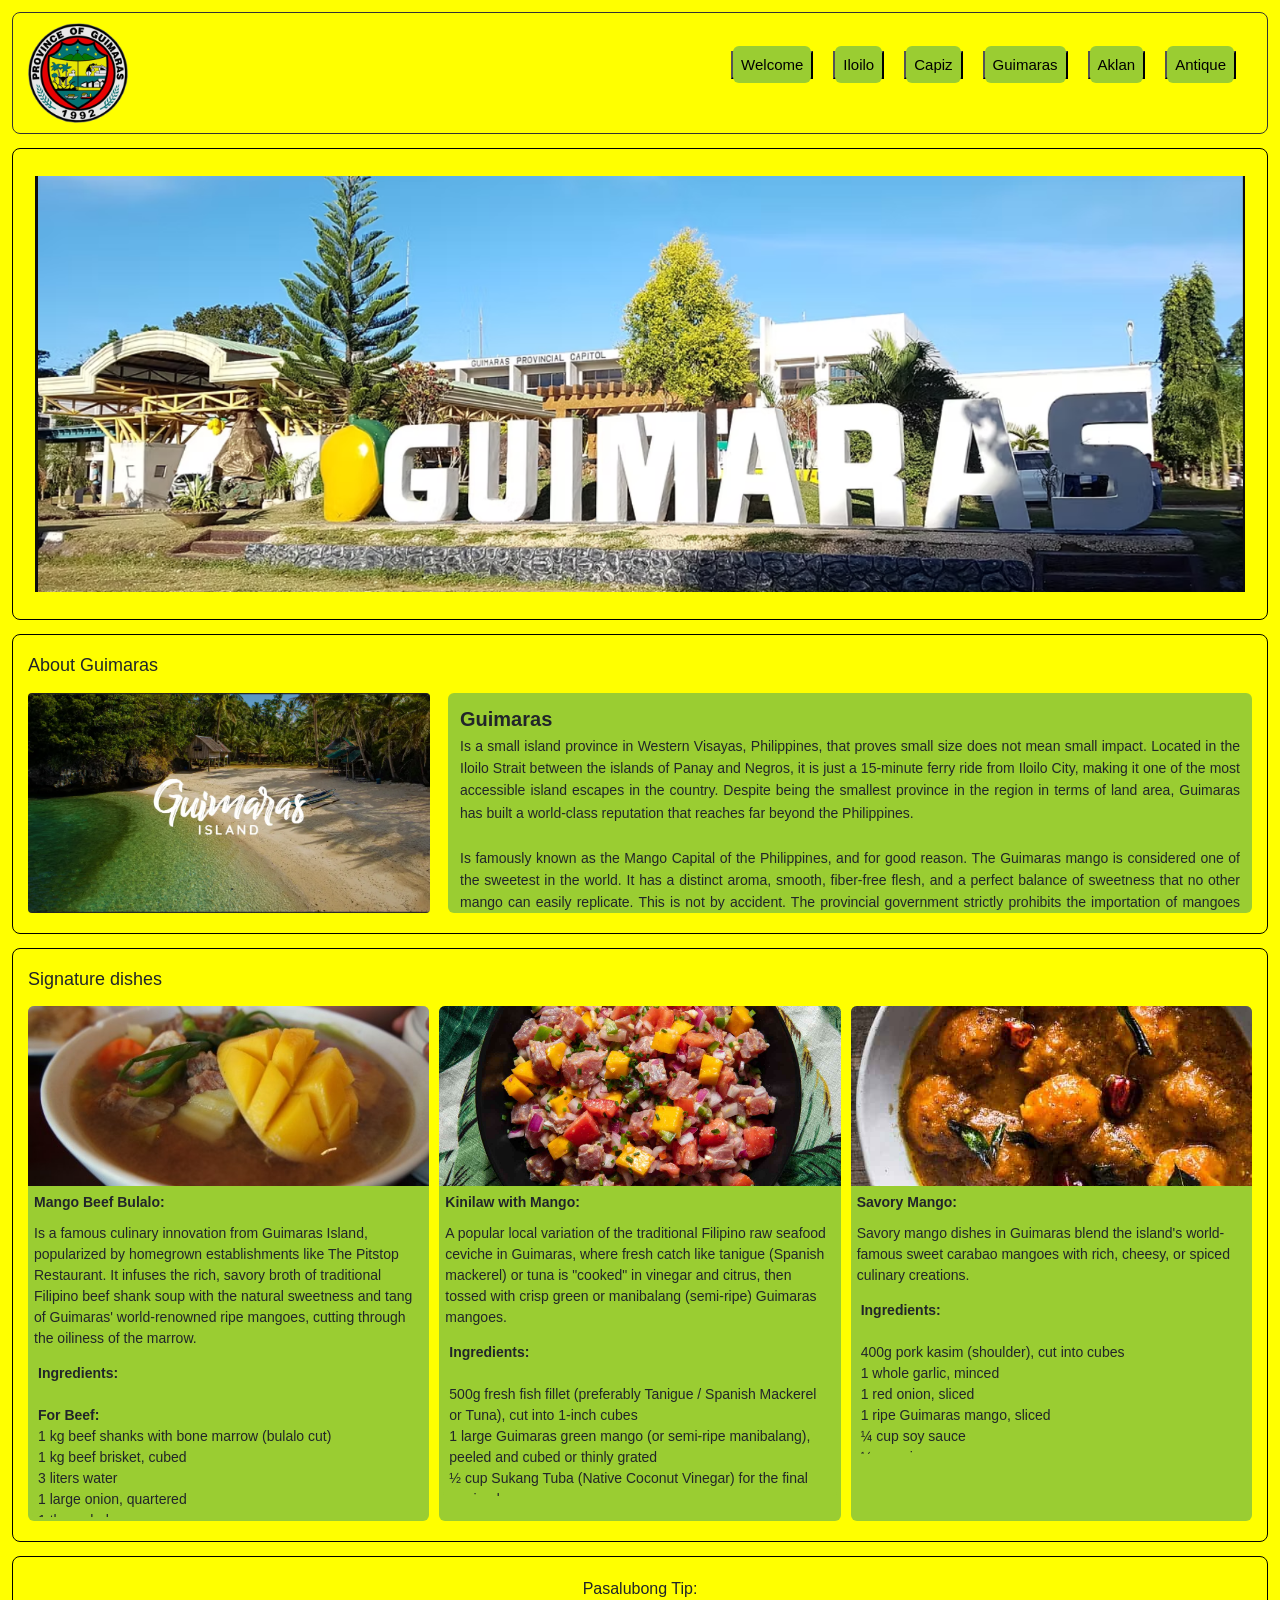
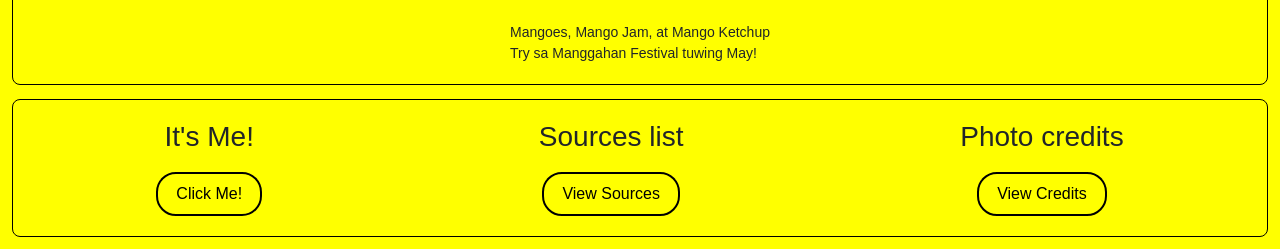
<file: guimaras.html>
<!DOCTYPE html>
<html lang="en">
<head>
  <meta charset="UTF-8">
  <meta name="viewport" content="width=device-width, initial-scale=1.0">
  <title>Guimaras | Western Visayas</title>
  <link href="https://cdn.jsdelivr.net/npm/bootstrap@5.3.3/dist/css/bootstrap.min.css" rel="stylesheet">
  <link rel="stylesheet" href="guimaras.css">
</head>
<body>
    
  
  <nav class="NB">
    <div class="logo"></div>
    <ul>
      <button><li><a href="index.html">Welcome</a></li></button>
      <button><li><a href="iloilo.html">Iloilo</a></li></button>
      <button><li><a href="capiz.html">Capiz</a></li></button>
      <button><li><a href="guimaras.html">Guimaras</a></li></button>
      <button><li><a href="aklan.html">Aklan</a></li></button>
      <button><li><a href="antique.html">Antique</a></li></button>
    </ul>
  </nav>

  <section class="P1">
    <div class="BB">
      <img id="banner-img" src="images/guimaras/guimaras.png" alt="Guimaras Banner">
    </div>
  </section>

  <section class="P2">
    <div class="PH1">
      <h1>About Guimaras</h1>
    </div>

    <div class="about-content">
      <div class="province-photo-box">
        <img id="about-img" src="images/guimaras/ll.webp" alt="Province photo">
      </div>

        <div class="about-text-scroll">
          <b>Guimaras</b>
           <br>
              Is a small island province in Western Visayas, Philippines, that proves small size does not mean small impact. 
              Located in the Iloilo Strait between the islands of Panay and Negros, it is just a 15-minute ferry ride from Iloilo City, making it one of the most accessible island escapes in the country.
              Despite being the smallest province in the region in terms of land area, Guimaras has built a world-class reputation that reaches far beyond the Philippines.
            <br>

            <br>
             Is famously known as the Mango Capital of the Philippines, and for good reason. 
             The Guimaras mango is considered one of the sweetest in the world.
             It has a distinct aroma, smooth, fiber-free flesh, and a perfect balance of sweetness that no other mango can easily replicate.
             This is not by accident. The provincial government strictly prohibits the importation of mangoes from other provinces to protect the island from mango pests like the pulp weevil and seed weevil. 
             Because of this strict quarantine, Guimaras mangoes are one of the few mango varieties that can be exported to countries with very strict agricultural standards, such as the United States and Australia.                  For Guimarasnons, the mango is not just a fruit, it is a source of pride and livelihood.
            <br>

            <br>
             Is more than just mangoes. The island is blessed with stunning natural beauty.
             Its coastline is dotted with white sand beaches and crystal-clear waters.
             Alubihod Beach in Nueva Valencia is one of the most popular, perfect for swimming and sunset watching.
             From there, tourists can go island-hopping to nearby islets like Ave Maria Islet, with its small chapel and powdery sandbar, and Turtle Island.
             Inland, there are caves to explore, hills to hike, and marine sanctuaries ideal for snorkeling and diving.
            <br><br>

          <b>The province is composed of five municipalities:</b>
            <br>
             Jordan, which serves as the capital, Buenavista, Nueva Valencia, San Lorenzo, and Sibunag. 
             Each town has its own character, but all share the island's peaceful, laid-back atmosphere. 
             Life in Guimaras moves slower compared to the busy cities nearby, which is exactly why many travelers love it.
            <br><br>

          <b>History:</b>
            <br>
             Is also preserved here. In Buenavista, you can find the Navalas Church, the oldest surviving church in Guimaras, built in 1880.
             Its stone structure and antique beauty tell stories of the Spanish colonial era.
             Another important landmark is the Trappist Monastery in Jordan, where monks produce famous mango products like dried mangoes, mango jam, and mango ketchup, which have become favorite pasalubong items.
            <br><br>

          <b>One of the most modern sights in Guimaras:</b>
           <br>
             Is the Guimaras Wind Farm in San Lorenzo. With 27 towering wind turbines standing along the hills facing the sea, it is the largest wind farm in the Visayas.
             It not only provides clean and renewable energy for the island but also offers a breathtaking view that has become a top tourist attraction.
             The combination of green hills, blue sea, and giant white turbines is truly unforgettable.
            <br><br>

          <b>The people pf Guimaras:</b>
           <br>
             Called Guimarasnons, are known for their warmth, simplicity, and strong sense of community. Their hospitality makes visitors feel immediately welcome. 
             Every May, the island comes alive with the Manggahan Festival, a colorful and joyful celebration of thanksgiving for the abundant mango harvest. 
             The streets are filled with street dancing, floats decorated with mangoes, cultural shows, and of course, all-you-can-eat mangoes.
            <br>

            <br>
             In a world of crowded tourist destinations, Guimaras offers something different: peace, sweetness, and authenticity.
             It is an island where you can relax on a quiet beach in the morning, taste the world's sweetest mango in the afternoon, and watch wind turbines spin against a golden sunset in the evening. 
             Small, sweet, and serene, Guimaras is proof that the best things really do come in small packages.
            <br>
        </div>
    </div>
  </section>

    <section class="P3">
        <div class="PH2">
            <h2>Signature dishes</h2>
        </div>
        <div class="DD">
            <div class="DDC">
                <img id="dish-img-1" src="images/guimaras/Mango Beef Bulalo.jpg" alt="Mango Beef Bulalo">
                <div class="line title-line small">Mango Beef Bulalo:</div>
            <div class="line title-line xsmall">Is a famous culinary innovation from Guimaras Island, popularized by homegrown establishments like The Pitstop Restaurant. It infuses the rich, savory broth of traditional Filipino beef shank soup with the natural sweetness and tang of Guimaras' world-renowned ripe mangoes, cutting through the oiliness of the marrow.</div>
            <div class="line scroll">
                <b>Ingredients:</b><br>
                <br>
                <b>For Beef:</b>
                <br>
                1 kg beef shanks with bone marrow (bulalo cut)<br>
                1 kg beef brisket, cubed<br>
                3 liters water<br>
                1 large onion, quartered<br>
                1 tbsp whole peppercorns<br>
                1 tbsp rock salt / patis to taste<br>
                <br>
                <b>For Mango & Veggies:</b><br>
                1 large semi-ripe Guimaras mango - hiwain, medyo maasim pa (huwag hinog na hinog)<br>
                1 ripe Guimaras mango - para sa tamis, pang balance<br>
                2 corn on the cob, cut into 3 parts<br>
                1 bundle pechay / bok choy<br>
                2 medium patatas, quartered<br>
                1 small cabbage, quartered<br>
                2 tanglad, bugbugin (optional pero mas bango)<br>
                3 cloves garlic, crushed<br>
                1 thumb ginger, sliced<br>
                <br>
                <b>Toppings/Sawsawan:</b><br>
                Patis, kalamansi, sili <br>
                <br>
                <b>Step-by-Step Cooking Process</b><br>
                <br>
                1. Blanch the Beef Shanks (Crucial for a Clear Broth) <br>

                Place the beef shanks in a large pot and fill it with enough cold water to fully cover the meat. <br>
                Bring it to a rolling boil over medium-high heat for about 10 minutes. You will see brown scum, blood, and impurities rise to the top. <br>
                Drain the water completely and rinse the beef shanks thoroughly under cold running water to clean off any remaining sediment. Wash the pot to ensure it's spotless. <br>
                <br>
                2. Slow Simmer the Meat <br>
                <br>
                Return the washed beef shanks back into the clean pot. <br>
                Pour in 8 to 10 cups of fresh cold water. <br>
                Add the quartered onion, crushed garlic, and whole black peppercorns. <br>
                Bring to a boil, then immediately reduce the heat to low. Cover the pot and let it simmer for 2 to 3 hours until the meat is fork-tender and melting off the bone. (Note: If using a pressure cooker, this will only take 40-45 minutes). <br>
                Periodically skim off any excess fat or light foam that floats to the surface to keep the soup clean. <br>
                <br>
                3. Infuse the Mango and Seasonings <br>
                <br>
                Pour in the fish sauce (patis) and add a pinch of salt to build the savory base. <br>
                Stir in the mango purée/mashed mango directly into the broth. The ripe mango dissolves smoothly into the hot soup, tinting the broth slightly yellow and infusing it with a unique, subtle fruity tang that cuts through the beef fat. <br>
                <br>
                4. Cook the Hearty Vegetables <br>
                <br>
                Add the sliced sweet corn chunks. Simmer for 10 to 12 minutes until the corn is tender. <br>
                Drop in the green beans and let them cook for 3 minutes. <br>
                <br>
                5. Add the Final Greens and Mango Cubes <br>
                <br>
                Turn off the heat or lower it to a bare minimum. <br>
                Add the cabbage or bok choy leaves, allowing the residual heat of the soup to wilt the greens while keeping them crisp (about 2 minutes). <br>
                Gently toss in the fresh ripe mango cubes right at the very end so they warm through but do not break apart or turn into mush. <br>
                <br>
                6. Serve Hot <br>
                <br>
                Ladle the rich, steaming broth into a wide serving bowl, making sure every portion gets a generous section of bone marrow, tender beef, vibrant vegetables, and sweet mango slices. <br>
                Serve immediately alongside hot steamed rice and a side dipping dish of fish sauce, squeezed calamansi, and crushed red chilis.
                <br>
            </div>
        </div>

        <div class="DDC">
            <img id="dish-img-2" src="images/guimaras/Kinilaw With Mango.jpg" alt="Kinilaw with Mango">
        <div class="line title-line small">Kinilaw with Mango:</div>
        <div class="line title-line xsmall">A popular local variation of the traditional Filipino raw seafood ceviche in Guimaras, where fresh catch like tanigue (Spanish mackerel) or tuna is "cooked" in vinegar and citrus, then tossed with crisp green or manibalang (semi-ripe) Guimaras mangoes.</div>
            <div class="line scroll">
                <b>Ingredients:</b><br>
                <br>
                500g fresh fish fillet (preferably Tanigue / Spanish Mackerel or Tuna), cut into 1-inch cubes<br>
                1 large Guimaras green mango (or semi-ripe manibalang), peeled and cubed or thinly grated<br>
                ½ cup Sukang Tuba (Native Coconut Vinegar) for the final marinade<br>
                ½ cup extra vinegar (solely for washing/purifying the fish)<br>
                1 medium red onion, finely chopped or thinly sliced<br>
                1 thumb-sized ginger, julienned into fine strips<br>
                3-4 pieces Siling Labuyo (bird's eye chili), chopped<br>
                2 tbsp Calamansi juice (optional, for citrus brightness)<br>
                3 tbsp Fresh Coconut Cream (Gata), optional Visayan style to balance the sharpness<br>
                ½ tsp salt and ¼ tsp ground black pepper to taste. <br>
                <br>
                <b>Step-by-Step Preparation Process</b><br>
                <br>
                1. The Vinegar Wash (Cleaning)<br>
                <br>
                Place your cubed fresh fish into a large glass or ceramic bowl. Pour over the ¾ cup of coconut vinegar. Gently toss the fish for exactly 2 minutes. You will see the surface of the fish slightly change color. Pour the fish into a fine-mesh strainer and drain the vinegar completely, pressing gently with the back of a spoon. Discard this vinegar. This initial wash removes any lingering fishy smell and cleans the meat. <br>
                <br>
                2. Prep the Aromatics <br>
                <br>
                In a separate, clean mixing bowl, toss together your sliced red onion, ginger, and chopped chilies. If you are using green mango, you can add it here as well. <br>
                <br>
                3. The Citrus and Vinegar Cure <br>
                <br>
                Add the washed fish cubes to the bowl of aromatics. Pour in your remaining ⅓ cup of clean coconut vinegar and the calamansi juice. Season generously with salt and black pepper. Mix well until every cube of fish is coated. <br>
                <br>
                4. Toss in the Guimaras Mango <br>
                <br>
                If using semi-ripe or sweet mangoes, fold the mango cubes gently into the mixture now. (Adding them at this stage prevents them from turning mushy while tossing). If you want an authentic Visayan twist, stir in the optional coconut cream at this stage to coat the fish in a velvety, milky sauce. <br>
                <br>
                5. Cold Cure and Serve <br>
                <br>
                Cover the bowl tightly with plastic wrap and place it in the refrigerator. Let it chill for 15 to 20 minutes. During this window, the acid will "cook" (denature) the fish proteins until the flesh turns beautiful opaque white. Avoid over-marinating past an hour, or the fish will lose its tender bounce and become chalky.
                <br>
            </div>
        </div>
        <div class="DDC">
            <img id="dish-img-3" src="images/guimaras/Savory Mango.jpg" alt="Savory Mango">
            <div class="line title-line small">Savory Mango:</div>
        <div class="line title-line xsmall">Savory mango dishes in Guimaras blend the island's world-famous sweet carabao mangoes with rich, cheesy, or spiced culinary creations.</div>
            <div class="line scroll">
                <b>Ingredients:</b><br>
                <br>
                400g pork kasim (shoulder), cut into cubes<br>
                1 whole garlic, minced<br>
                1 red onion, sliced <br>
                1 ripe Guimaras mango, sliced<br>
                ¼ cup soy sauce<br>
                ½ cup vinegar<br>
                Water or broth<br>
                Cooking oil, salt, and pepper to taste <br>
                <br>
                <b>Step-by-Step Process</b><br>
                <br>
                1. Sauté aromatics: <br>
                <br>
                Heat a little oil in a pan over medium heat. Sauté the minced garlic and chopped red onion until fragrant and soft. <br>
                <br>
                2. Brown the pork: <br>
                <br>
                Add the cubed pork kasim to the pan. Season with ground black pepper and a splash of soy sauce, then sauté until the pork turns light brown and renders its natural fats. <br>
                <br>
                3. Simmer with soy sauce: <br>
                <br>
                Pour in the soy sauce and a small amount of water or stock. Cover the pan and let it simmer until the pork kasim becomes tender. <br>
                <br>
                4. Add the vinegar: <br>
                <br>
                Pour in the vinegar. Do not stir immediately; let it boil uncovered for a few minutes to cook through and balance the acidity. <br>
                <br>
                5. Incorporate the mango: <br>
                <br>
                Toss in the fresh Guimaras mango slices. Simmer gently for another 3 to 5 minutes until the mango softens slightly and blends its sweet juices into the savory adobo sauce. <br>
                <br>
                6. Serve: <br>
                <br>
                Remove from heat and serve hot over a cup of steamed white rice.
                <br>
                
            </div>
        </div>
    
    </section>

    <section class="P4">
        <div class="TB">Pasalubong Tip:</div>
            <div class="PT">
                <br>
                    Mangoes, Mango Jam, at Mango Ketchup<br>
                    Try sa Manggahan Festival tuwing May!
                <br>
            </div>
    </section>

    <footer class="PH3">
        <div class="FG">
                <div class="FB">
                    <h3>It's Me!</h3>
                    <button class="footer-btn" data-target="team-modal">Click Me!</button>
                </div>
                <div class="FB">
                    <h3>Sources list</h3>
                    <button class="footer-btn" data-target="sources-modal">View Sources</button>
                </div>
                <div class="FB">
                    <h3>Photo credits</h3>
                    <button class="footer-btn" data-target="photo-modal">View Credits</button>
                </div>
        </div>
    </footer>

    <div id="footer-modal" class="modal">
    <div class="modal-box">
        <span class="close">&times;</span>
        <div id="modal-text"></div>
    </div>
    </div>

    <script>
    const modal = document.getElementById('footer-modal');
    const modalText = document.getElementById('modal-text');
    const closeBtn = document.querySelector('.close');

    const descriptions = {
        'team-modal': `
        <h2>My Name</h2>
        <p>Kier Jaspher Villaruel<br>Bachelor of Science in Information Technology<br>3rd Year Level</p>
        <br>
        <a href="https://github.com/kier-villaruel/Kier-Villaruel" target="_blank" class="modal-link">🌐 Visit My GitHub Profile</a>
        `,
        'sources-modal': `
        <h2>Sources List</h2>
        <p>
            <a href="https://en.wikipedia.org/wiki/Guimaras" target="_blank" class="source-link">Wikipedia - Guimaras</a><br>
            <a href="https://itsmorefuninthephilippines.com/guimaras/" target="_blank" class="source-link">DOT Western Visayas</a><br>
            <a href="https://guimaras.gov.ph/profile/" target="_blank" class="source-link">Guimaras Tourism Office</a>
        </p>
        <br>
        <a href="https://guimaras.gov.ph/" target="_blank" class="modal-link">Visit Official Site</a>
        `,
        'photo-modal': `
        <h2>Photo Credits</h2>
        <p>
            Banner:<a href="https://www.acegapuz.com/post/see-the-best-of-guimaras-in-one-day" target="_blank" class="source-link">Wikipedia - Guimaras</a><br>
            About:<a href="https://www.facebook.com/watch/?v=3800698183582694" target="_blank" class="source-link">Wikipedia - Guimaras</a><br>
            Dishes:<a href="https://www.tripadvisor.com/LocationPhotoDirectLink-g1602649-d7212017-i242102567-The_Pitstop_Restaurant-Jordan_Guimaras_Island_Visayas.html" target="_blank" class="source-link">Wikipedia - Guimaras</a><br>
                <a href="https://www.seriouseats.com/kinilaw-5193131" target="_blank" class="source-link">Wikipedia - Guimaras</a><br>
                <a href="https://myfoodstory.com/13-insanely-delicious-ways-to-eat-mangoes-in-savoury-dishes/" target="_blank" class="source-link">Wikipedia - Guimaras</a><br>
        </p>
        <br>
        <a href="https://www.google.com/search?q=picture+of+guimaras+food+and+places&sca_esv=a11e49e169b23f0a&udm=2&biw=1536&bih=674&sxsrf=APpeQnt5bsdnidLZVTW0J7xRZ1zoBmoU3A%3A1791701066437&ei=SjDLasqXGuu9juMPxOaD8Qw&ved=2ahUKEwjK5O7MrrGXAxXrnmMGHUTzIM4Q4dUDegQIBhAN&uact=5&oq=picture+of+guimaras+food+and+places&gs_lp=[base64]&sclient=gws-wiz-img" target="_blank" class="modal-link">📸 View More Photos</a>
        `
    };

    document.querySelectorAll('.footer-btn').forEach(btn => {
        btn.addEventListener('click', () => {
        const target = btn.dataset.target;
        modalText.innerHTML = descriptions[target];
        modal.style.display = 'flex';
        });
    });

    closeBtn.onclick = () => modal.style.display = 'none';
    window.addEventListener('click', (e) => {
        if (e.target === modal) modal.style.display = 'none';
    });
    </script>
</body>
</html>
</file>
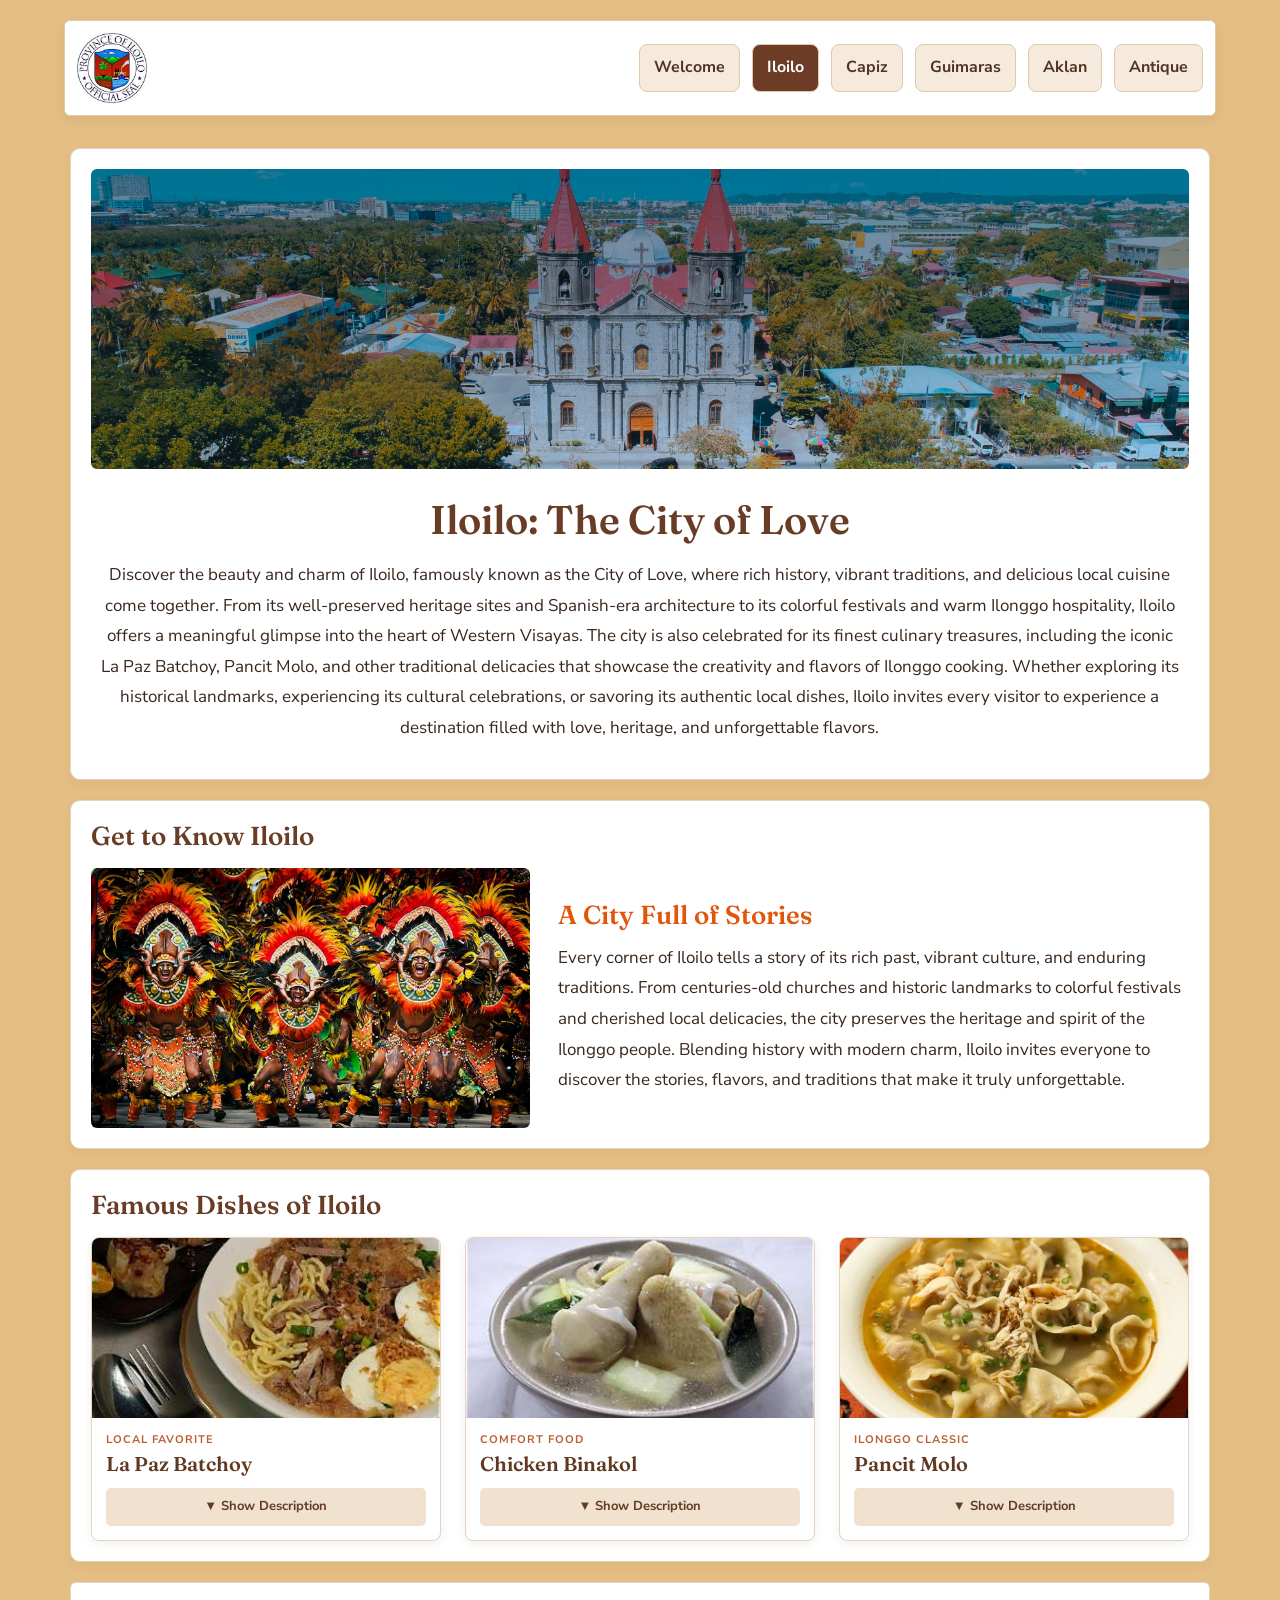
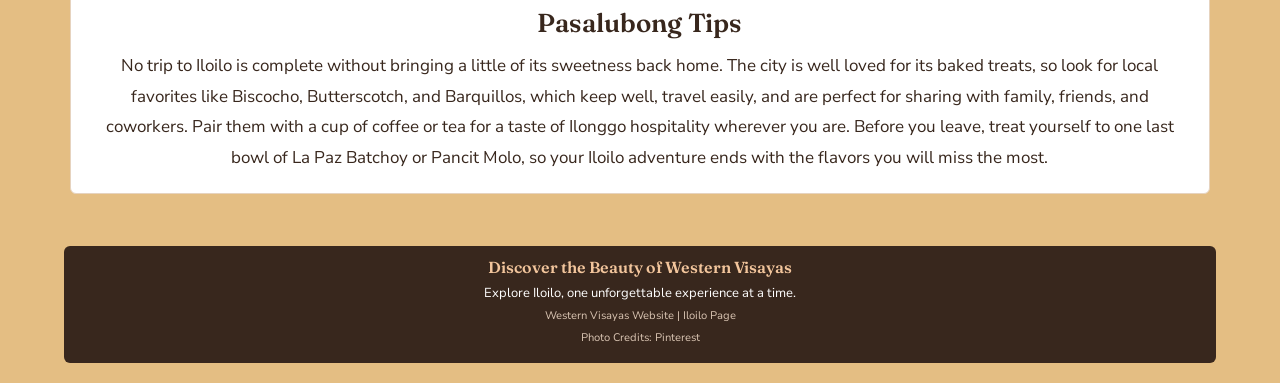
<file: iloilo.html>
<!DOCTYPE html>
<html lang="en">
<head>
    <meta charset="UTF-8">
    <meta name="viewport" content="width=device-width, initial-scale=1.0">
    <title>Iloilo | City of Love</title>

    <link href="https://cdn.jsdelivr.net/npm/bootstrap@5.3.3/dist/css/bootstrap.min.css" rel="stylesheet">

    <link rel="preconnect" href="https://fonts.googleapis.com">
    <link rel="preconnect" href="https://fonts.gstatic.com" crossorigin>
    <link href="https://fonts.googleapis.com/css2?family=Fraunces:wght@400;500;600;700&family=Nunito+Sans:wght@400;500;600;700&display=swap" rel="stylesheet">

    <link rel="stylesheet" href="iloilo.css">
</head>

<body>

    <!-- Header and Navigation -->
    <header>
        <img src="images/iloilo/ilo-logo.jpg" alt="Iloilo Logo" class="logo">

        <nav>
            <a href="index.html">Welcome</a>
            <a href="iloilo.html" class="active">Iloilo</a>
            <a href="capiz.html">Capiz</a>
            <a href="guimaras.html">Guimaras</a>
            <a href="aklan.html">Aklan</a>
            <a href="antique.html">Antique</a>
        </nav>
    </header>

    <main>

        <!-- Banner -->
        <section class="section">
            <div class="banner">
                <img src="images/iloilo/ill.jpg" alt="Beautiful Iloilo" class="banner-img">

                <div class="banner-text">
                    <h1>Iloilo: The City of Love</h1>
                    <p>
                        Discover the beauty and charm of Iloilo, famously known as the City of Love, where rich history, vibrant traditions, and delicious local cuisine come together. From its well-preserved heritage sites and Spanish-era architecture to its colorful festivals and warm Ilonggo hospitality, Iloilo offers a meaningful glimpse into the heart of Western Visayas. The city is also celebrated for its finest culinary treasures, including the iconic La Paz Batchoy, Pancit Molo, and other traditional delicacies that showcase the creativity and flavors of Ilonggo cooking. Whether exploring its historical landmarks, experiencing its cultural celebrations, or savoring its authentic local dishes, Iloilo invites every visitor to experience a destination filled with love, heritage, and unforgettable flavors.
                    </p>
                </div>
            </div>
        </section>

        <!-- About -->
        <section class="section">
            <h2>Get to Know Iloilo</h2>

            <div class="about">
                <img src="images/iloilo/banner.jpg" alt="Iloilo Festival">

                <div class="about-text">
                    <h3>A City Full of Stories</h3>
                    <p>
                        Every corner of Iloilo tells a story of its rich past, vibrant culture, and enduring traditions. From centuries-old churches and historic landmarks to colorful festivals and cherished local delicacies, the city preserves the heritage and spirit of the Ilonggo people. Blending history with modern charm, Iloilo invites everyone to discover the stories, flavors, and traditions that make it truly unforgettable.
                    </p>
                </div>
            </div>
        </section>

        <!-- Dishes -->
        <section class="section">
            <h2>Famous Dishes of Iloilo</h2>

            <div class="row g-4 align-items-start">

                <div class="col-12 col-sm-6 col-lg-4">
                    <div class="dish-card">
                        <img src="images/iloilo/la-paz-batchoy.jpg" alt="A bowl of La Paz Batchoy">

                        <div class="card-content">
                            <p class="food-label">LOCAL FAVORITE</p>
                            <h3>La Paz Batchoy</h3>

                            <button class="btn desc-btn" type="button" onclick="toggleDescription(this)">
                                ▼ Show Description
                            </button>

                            <div class="description">
                                <p>
                                    Taste the heart of Iloilo in every bowl!
                                    La Paz Batchoy is a famous noodle soup
                                    filled with pork, liver, and flavorful broth,
                                    topped with crispy garlic, spring onions,
                                    and crushed chicharon. One spoonful and
                                    you'll understand why locals love it!
                                </p>
                            </div>
                        </div>
                    </div>
                </div>

                <div class="col-12 col-sm-6 col-lg-4">
                    <div class="dish-card">
                        <img src="images/iloilo/chicken-binakol.jpg" alt="Traditional Chicken Binakol soup">

                        <div class="card-content">
                            <p class="food-label">COMFORT FOOD</p>
                            <h3>Chicken Binakol</h3>

                            <button class="btn desc-btn" type="button" onclick="toggleDescription(this)">
                                ▼ Show Description
                            </button>

                            <div class="description">
                                <p>
                                    Enjoy a warm bowl of Chicken Binakol!
                                    This comforting Filipino soup combines
                                    tender chicken, coconut water, young
                                    coconut meat, and vegetables for a
                                    delicious tropical flavor. Every spoonful
                                    brings warmth and a taste of home.
                                </p>
                            </div>
                        </div>
                    </div>
                </div>

                <div class="col-12 col-sm-6 col-lg-4">
                    <div class="dish-card">
                        <img src="images/iloilo/pancit-molo.jpg" alt="A bowl of Pancit Molo dumpling soup">

                        <div class="card-content">
                            <p class="food-label">ILONGGO CLASSIC</p>
                            <h3>Pancit Molo</h3>

                            <button class="btn desc-btn" type="button" onclick="toggleDescription(this)">
                                ▼ Show Description
                            </button>

                            <div class="description">
                                <p>
                                    Small dumplings, big flavor! Pancit Molo
                                    is a beloved Iloilo specialty featuring
                                    savory meat-filled dumplings in a warm,
                                    flavorful broth. It's the perfect comfort
                                    food for anyone craving something
                                    delicious and satisfying.
                                </p>
                            </div>
                        </div>
                    </div>
                </div>

            </div>
        </section>

        <!-- Pasalubong Tips -->
        <div class="tip">
            <h2>Pasalubong Tips</h2>

            <p>
                No trip to Iloilo is complete without bringing a little of its sweetness back home. The city is well loved for its baked treats, so look for local favorites like Biscocho, Butterscotch, and Barquillos, which keep well, travel easily, and are perfect for sharing with family, friends, and coworkers. Pair them with a cup of coffee or tea for a taste of Ilonggo hospitality wherever you are. Before you leave, treat yourself to one last bowl of La Paz Batchoy or Pancit Molo, so your Iloilo adventure ends with the flavors you will miss the most.
            </p>
        </div>

    </main>

    <!-- Footer -->
    <footer>
        <h3>Discover the Beauty of Western Visayas</h3>
        <p>Explore Iloilo, one unforgettable experience at a time.</p>
        <p class="credits">Western Visayas Website | Iloilo Page</p>
        <p class="credits">Photo Credits: Pinterest</p>
    </footer>

    <script>
        function toggleDescription(button) {
            let description = button.nextElementSibling;

            description.classList.toggle("show");

            if (description.classList.contains("show")) {
                button.innerHTML = "▲ Hide Description";
            } else {
                button.innerHTML = "▼ Show Description";
            }
        }
    </script>

    <script src="https://cdn.jsdelivr.net/npm/bootstrap@5.3.3/dist/js/bootstrap.bundle.min.js"></script>

</body>
</html>
</file>
<file: aklan.css>
* {
    box-sizing: border-box;
}

body {
    margin: 0;
    font-family: "Nunito Sans", sans-serif;
    color: #20343a;
    line-height: 1.7;
    background-color: #dbd7df;
    background-image: url("images/aklan/bora.jpg");
    background-size: cover;
    background-position: center;
    background-attachment: fixed;
    background-repeat: no-repeat;
}

img {
    display: block;
    max-width: 100%;
    height: auto;
}

a {
    color: inherit;
    text-decoration: none;
}

.page {
    max-width: 1500px;
    margin: 0 auto;
    padding: 20px 32px 32px;
}

.site-nav,
.section,
.tip,
.footer {
    border: 1px solid rgba(255, 255, 255, 0.85);
    border-radius: 16px;
    box-shadow: 0 6px 24px rgba(20, 50, 60, 0.10);
}

.site-nav,
.section,
.footer {
    background: rgba(255, 255, 255, 0.65);
    backdrop-filter: blur(6px);
}

.site-nav {
    display: flex;
    align-items: center;
    justify-content: space-between;
    gap: 24px;
    margin-bottom: 14px;
    padding: 12px 24px;
}

.logo {
    flex-shrink: 0;
    width: 66px;
    height: 66px;
}

.logo img {
    width: 100%;
    height: 100%;
    object-fit: contain;
}

.nav-links {
    display: flex;
    flex-wrap: wrap;
    align-items: center;
    justify-content: flex-end;
    gap: 8px;
}

.nav-links a {
    padding: 9px 14px;
    border-radius: 24px;
    font-size: 14px;
    font-weight: 700;
    transition: background-color 0.25s ease, color 0.25s ease;
}

.nav-links a:hover {
    background: #e0e8df;
    color: #234f43;
}

.nav-links a.active {
    background: #244f43;
    color: #ffffff;
}

.hero {
    position: relative;
    display: flex;
    align-items: center;
    min-height: 450px;
    margin-bottom: 14px;
    overflow: hidden;
    border-radius: 16px;
    background: #365e56;
    box-shadow: 0 6px 24px rgba(20, 50, 60, 0.10);
}

.hero img {
    position: absolute;
    top: 0;
    left: 0;
    width: 100%;
    height: 100%;
    object-fit: cover;
    object-position: center 55%;
}

.hero::after {
    content: "";
    position: absolute;
    top: 0;
    left: 0;
    right: 0;
    bottom: 0;
    z-index: 1;
    background: linear-gradient(90deg, rgba(15, 37, 34, 0.78) 0%, rgba(15, 37, 34, 0.40) 55%, rgba(15, 37, 34, 0.08) 100%);
}

.hero-content {
    position: relative;
    z-index: 2;
    max-width: 700px;
    padding: 60px;
    color: #ffffff;
}

.hero-content p {
    margin-bottom: 12px;
    font-size: 12px;
    font-weight: 800;
    letter-spacing: 3px;
}

.hero-content h1 {
    margin-bottom: 14px;
    font-family: "Fraunces", serif;
    font-size: 64px;
    font-weight: 600;
    line-height: 1.1;
}

.hero-content span {
    font-size: 18px;
}

.section {
    margin-bottom: 14px;
    padding: 32px 28px;
}

.section-title {
    margin-bottom: 28px;
}

.section-title p {
    margin-bottom: 12px;
    color: #5b4f82;
    font-size: 12px;
    font-weight: 800;
    letter-spacing: 3px;
}

.section-title h2 {
    margin-bottom: 10px;
    font-family: "Fraunces", serif;
    font-size: 40px;
    font-weight: 600;
    line-height: 1.2;
}

.section-title span {
    display: block;
    color: #6b7776;
    font-size: 15px;
}

.about-text p {
    margin-bottom: 20px;
    color: #536260;
    font-size: 16px;
    line-height: 1.9;
}

.about-highlight {
    display: flex;
    flex-wrap: wrap;
    align-items: center;
    gap: 8px;
    margin-top: 26px;
    padding: 16px 20px;
    border-left: 4px solid #628b70;
    border-radius: 0 10px 10px 0;
    background: #e7ede4;
    font-size: 14px;
}

.about-highlight strong {
    color: #244f43;
}

.province-photo {
    position: relative;
    height: 100%;
    min-height: 300px;
    overflow: hidden;
    border-radius: 16px;
    background: #e0e8df;
}

.province-photo img {
    position: absolute;
    top: 0;
    left: 0;
    width: 100%;
    height: 100%;
    object-fit: cover;
    transition: transform 0.5s ease;
}

.province-photo:hover img {
    transform: scale(1.04);
}

.dish-slider {
    display: flex;
    align-items: flex-start;
    gap: 24px;
    overflow-x: auto;
    padding: 4px 0 22px;
}

.dish-card {
    flex: 0 0 300px;
    overflow: hidden;
    border: 1px solid #e8e7df;
    border-radius: 18px;
    background: #ffffff;
    box-shadow: 0 5px 18px rgba(32, 52, 58, 0.05);
    transition: box-shadow 0.25s ease;
}

.dish-card:hover {
    box-shadow: 0 12px 28px rgba(32, 52, 58, 0.12);
}

.dish-image {
    height: 210px;
    overflow: hidden;
    background: #e7e9e1;
}

.dish-image img {
    width: 100%;
    height: 100%;
    object-fit: cover;
    transition: transform 0.4s ease;
}

.dish-card:hover .dish-image img {
    transform: scale(1.04);
}

.dish-content {
    padding: 22px;
}

.dish-content h3 {
    margin-bottom: 12px;
    color: #244f43;
    font-family: "Fraunces", serif;
    font-size: 23px;
    font-weight: 600;
    line-height: 1.3;
}

.dish-summary {
    margin-bottom: 0;
    color: #66716f;
    font-size: 14px;
    line-height: 1.8;
}

.desc-btn {
    display: block;
    width: 100%;
    margin-top: 12px;
    padding: 13px 14px;
    border: 1px solid #dfe6dc;
    border-radius: 10px;
    background: #f8f8f3;
    color: #32244f;
    font-size: 14px;
    font-weight: 700;
    text-align: left;
    cursor: pointer;
    transition: background-color 0.2s ease;
}

.desc-btn:hover {
    background: #e7ede4;
    color: #593e9c;
}

.dish-info {
    display: none;
    padding: 14px 4px 4px;
    color: #596663;
    font-size: 13px;
    line-height: 1.8;
}

.dish-info.show {
    display: block;
}

.dish-info p {
    margin-bottom: 0;
}

.dish-info h4 {
    margin: 4px 0 10px;
    color: #244f43;
    font-family: "Fraunces", serif;
    font-size: 17px;
}

.dish-info ul,
.dish-info ol {
    margin: 0 0 22px;
    padding-left: 22px;
}

.dish-info li {
    margin-bottom: 8px;
}

.dish-info li:last-child {
    margin-bottom: 0;
}

.recipe-warning {
    padding: 12px;
    margin-top: 12px;
    border-left: 3px solid #b88a43;
    border-radius: 0 6px 6px 0;
    background: #f1ebdd;
    color: #6a5635;
    font-size: 12px;
    line-height: 1.8;
}

.tip {
    display: flex;
    align-items: center;
    justify-content: space-between;
    gap: 32px;
    margin: 0 0 14px;
    padding: 36px 40px;
    background: #2c1e49;
    color: #ffffff;
}

.tip-text {
    max-width: 560px;
}

.tip-text p {
    margin-bottom: 12px;
    color: #c6dfbd;
    font-size: 12px;
    font-weight: 800;
    letter-spacing: 3px;
}

.tip h2 {
    margin: 0;
    font-family: "Fraunces", serif;
    font-size: 32px;
    font-weight: 600;
    line-height: 1.2;
}

.tip span {
    max-width: 380px;
    color: #e1ebe4;
    font-size: 15px;
    line-height: 1.8;
}

.footer {
    padding: 36px 28px 22px;
}

.footer-title {
    margin-bottom: 30px;
    text-align: center;
}

.footer-title p {
    margin-bottom: 12px;
    color: #8a76a6;
    font-size: 12px;
    font-weight: 800;
    letter-spacing: 2px;
}

.footer-title h2 {
    margin: 0;
    font-family: "Fraunces", serif;
    font-size: 34px;
    font-weight: 600;
    line-height: 1.2;
}

.footer-box {
    height: 100%;
    padding: 24px;
    border-radius: 14px;
    background: #ebece4;
}

.footer-box h3 {
    margin-bottom: 12px;
    color: #34244f;
    font-family: "Fraunces", serif;
    font-size: 21px;
}

.footer-box p {
    margin: 0;
    color: #596663;
    font-size: 13px;
    line-height: 2;
}

.copyright {
    margin: 34px 0 0;
    padding-top: 20px;
    border-top: 1px solid #dedfd6;
    color: #77817b;
    font-size: 12px;
    text-align: center;
}

.disclaimer {
    margin: 8px 0 0;
    color: #77817b;
    font-size: 11px;
    text-align: center;
}

@media (max-width: 600px) {
    .page {
        padding: 16px 22px 24px;
    }

    .site-nav {
        flex-wrap: wrap;
        gap: 16px;
        padding: 12px 20px;
    }

    .nav-links {
        flex: 1;
        gap: 4px;
    }

    .nav-links a {
        padding: 8px 10px;
        font-size: 13px;
    }

    .hero {
        min-height: 390px;
    }

    .hero-content {
        padding: 42px;
    }

    .hero-content h1 {
        font-size: 52px;
    }

    .section {
        padding: 28px 22px;
    }

    .dish-card {
        flex-basis: 270px;
    }

    .tip {
        flex-direction: column;
        align-items: flex-start;
        gap: 16px;
        padding: 32px;
    }
}

@media (max-width: 900px) {
    .page {
        padding: 12px 10px 20px;
    }

    .site-nav {
        flex-direction: column;
        align-items: center;
        gap: 14px;
        padding: 16px 12px 18px;
    }

    .logo {
        width: 56px;
        height: 56px;
    }

    .nav-links {
        flex: none;
        width: 100%;
        justify-content: center;
        gap: 5px;
    }

    .nav-links a {
        padding: 7px 10px;
        font-size: 12px;
    }

    .hero {
        min-height: 340px;
        border-radius: 14px;
    }

    .hero-content {
        padding: 28px 22px;
    }

    .hero-content p {
        font-size: 10px;
        letter-spacing: 2px;
    }

    .hero-content h1 {
        font-size: 40px;
    }

    .hero-content span {
        font-size: 15px;
    }

    .section {
        padding: 22px 16px;
        border-radius: 14px;
    }

    .section-title {
        margin-bottom: 22px;
    }

    .section-title h2 {
        font-size: 30px;
    }

    .about-text p {
        font-size: 15px;
    }

    .province-photo {
        height: 240px;
    }

    .dish-card {
        flex-basis: 85%;
    }

    .dish-content {
        padding: 18px;
    }

    .dish-content h3 {
        font-size: 21px;
    }

    .tip {
        padding: 26px 22px;
        border-radius: 14px;
    }

    .tip h2 {
        font-size: 26px;
    }

    .tip span {
        font-size: 14px;
    }

    .footer {
        padding: 26px 16px 18px;
        border-radius: 14px;
    }

    .footer-title h2 {
        font-size: 29px;
    }

    .footer-title p {
        font-size: 10px;
        letter-spacing: 1.5px;
    }

    .footer-box {
        padding: 20px;
    }

    .copyright {
        font-size: 11px;
        line-height: 1.8;
    }

    .disclaimer {
        font-size: 10px;
        line-height: 1.6;
        color: #838684;
    }
}
</file>
<file: antique.css>
body {
    margin: 0;
    background: #f8f5ed;
    color: #51483e;
    font-family: 'DM Sans', sans-serif;
}

.container {
    max-width: 2200px;
}

img {
    max-width: 100%;
    height: auto;
}

/* Navigation or first card */
.navbar-custom {
    background: #ffffff;
    border: 1px solid #e8dfd1;
    border-radius: 18px;
    padding: 12px 22px;
    margin: 20px auto 30px;
}

.logo-box {
    width: auto;
    height: auto;
    display: flex;
    align-items: center;
    justify-content: center;
}

.province-logo {
    width: 120px;
    height: 120px;
    object-fit: contain;
    transition: transform 0.3s;
}

.province-logo:hover {
    transform: scale(1.08);
}

.navbar-custom .nav-link {
    color: #51483e;
    font-size: 17px;
    font-weight: 600;
    padding: 14px 20px;
    transition: color 0.3s;
}

.navbar-custom .nav-link:hover {
    color: #bd9458;
}

.navbar-custom .nav-link.active {
    color: #bd9458;
    border-bottom: 2px solid #bd9458;
}

/* Banner or 2nd card */
.hero {
    min-height: 700px;
    border-radius: 24px;
    display: flex;
    align-items: center;
    margin-bottom: 28px;
    background:
        linear-gradient(rgba(35, 27, 19, 0.6), rgba(35, 27, 19, 0.3)),
        url('images/antique/b2.png') center / cover no-repeat;
}

.hero-content {
    padding: 55px;
    max-width: 680px;
    color: white;
}

.eyebrow {
    text-transform: uppercase;
    letter-spacing: 4px;
    font-size: 12px;
    font-weight: 700;
    color: #f1d7a8;
}

.hero h1 {
    font-family: 'Playfair Display', serif;
    font-size: 70px;
    font-weight: 700;
    margin-top: 10px;
    margin-bottom: 25px;
}

.hero-description {
    max-width: 500px;
    line-height: 1.8;
    margin-top: 0;
    margin-bottom: 30px;
}

.btn-explore {
    background: #d8b77d;
    color: #332519;
    border-radius: 30px;
    padding: 12px 25px;
    font-weight: 700;
    transition: 0.3s;
    margin-top: 10px;
}

.btn-explore:hover {
    background: white;
    color: #38291e;
    transform: translateY(-3px);
}

/* About Antique or 3rd card */
.content-card {
    background: #ffffff;
    border: 1px solid #e8dfd1;
    border-radius: 20px;
    padding: 28px;
    margin-bottom: 28px;
}

#about {
    padding-top: 30px;
    padding-bottom: 50px;
}

#dishes {
    padding-top: 50px;
    padding-bottom: 60px;
}

.section-title {
    font-family: 'Playfair Display', serif;
    color: #38291e;
    font-size: 36px;
    font-weight: 700;
}

.section-description {
    line-height: 1.9;
    color: #81786d;
    font-size: 16px;
}

.section-intro {
    max-width: 620px;
}

.about-image {
    width: 100%;
    height: 350px;
    object-fit: cover;
    border-radius: 15px;
}

/* foodie */
.food-card {
    border: 1px solid #eee5d8;
    border-radius: 17px;
    overflow: hidden;
    background: white;
    height: 100%;
    transition: 0.3s;
}

.food-card:hover {
    transform: translateY(-7px);
    box-shadow: 0 10px 20px rgba(0, 0, 0, 0.12);
}

.carousel-inner {
    padding: 10px 0;
}

#dishCarousel {
    padding: 0 60px;
}

.carousel-control-prev,
.carousel-control-next {
    width: 50px;
    opacity: 1;
}

.dish-arrow {
    font-size: 60px;
    color: #bd9458;
    line-height: 1;
    transition: color 0.3s;
}

.carousel-control-prev:hover .dish-arrow,
.carousel-control-next:hover .dish-arrow {
    color: #60452f;
}



.food-image {
    width: 100%;
    height: 190px;
    object-fit: cover;
}

.food-info {
    padding: 30px 20px;
}

.food-info h5 {
    font-family: 'Playfair Display', serif;
    font-size: 21px;
    color: #38291e;
    font-weight: 700;
}

.food-info p {
    font-size: 15px;
    color: #81786d;
    line-height: 1.7;
    margin-bottom: 0;
}

/* 4th card */
.tip-card-wrap {
    container-type: inline-size;
}

.tip-card {
    background: #6f5239;
    color: white;
    border-radius: 20px;
    padding: 45px 28px;
    min-height: 200px;
    display: flex;
    align-items: center;
    justify-content: space-between;
    gap: 20px;
    margin-bottom: 28px;
}

.tip-card h3 {
    font-family: 'Playfair Display', serif;
    font-weight: 700;
    font-size: 32px;
}

.tip-card p {
    margin-bottom: 0;
    line-height: 1.8;
    font-size: 17px;
}

.tip-icon .material-symbols-outlined {
    font-size: 80px;
}


@container (max-width: 500px) {
    .tip-card {
        flex-direction: column;
        align-items: flex-start;
    }
}

/* Credits or last card */
.credits-box {
    background: #ffffff;
    border: 1px solid #e8dfd1;
    border-radius: 20px;
    padding: 45px 30px;
    margin-bottom: 20px;
}

.credits-box h5 {
    font-family: 'Playfair Display', serif;
    font-weight: 700;
    font-size: 24px;
    color: #38291e;
}

.credits-box h6 {
    font-weight: 700;
    font-size: 16px;
    color: #60452f;
}

.credits-box p,
.credits-box a {
    color: #81786d;
    font-size: 15px;
    line-height: 1.8;
    text-decoration: none;
}

.credits-box a:hover {
    color: #bd9458;
}

.copyright {
    border-top: 1px solid #eee5d8;
    padding-top: 18px;
    margin-top: 20px;
    text-align: center;
    color: #81786d;
    font-size: 14px;
}

/* for mobile devices */
@media (max-width: 767px) {
    .navbar-custom {
        padding: 12px;
        margin-top: 12px;
    }

    .navbar-custom .nav-link {
        padding: 8px 10px;
        font-size: 12px;
    }
    
    .province-logo {
        width: 80px;
        height: 80px;
    }

    .hero {
        min-height: 450px;
    }

    .hero h1 {
        font-size: 42px;
    }

    .hero-content {
        padding: 28px;
    }

    .section-title {
        font-size: 27px;
    }

    .content-card {
        padding: 20px;
    }

    .about-image {
        height: 230px;
    }

    .food-image {
        height: 190px;
    }

        #dishCarousel {
        padding: 0 35px;
    }

    .carousel-control-prev,
    .carousel-control-next {
        width: 35px;
    }

    .dish-arrow {
        font-size: 44px;
    }

    .tip-card {
        padding: 23px;
    }

    .tip-icon .material-symbols-outlined {
        font-size: 40px;
    }
}
</file>
<file: capiz.css>
* {
    box-sizing: border-box;
}

body {
    margin: 0;
    font-family: 'Nunito Sans', sans-serif;
    color: #20343a;
    background-image: linear-gradient(rgba(255, 255, 255, 0.18), rgba(255, 255, 255, 0.18)), url("images/capiz/capiz-background.jpg");
    background-size: cover;
    background-position: center;
    background-attachment: fixed;
    background-repeat: no-repeat;
}

/* FLEXIBLE MEDIA */
img {
    max-width: 100%;
    height: auto;
}

.page {
    width: 100%;
    max-width: 1150px;
    margin: 25px auto;
}

/* ---------- Navigation ---------- */
.site-nav {
    display: flex;
    align-items: center;
    justify-content: space-between;
    gap: 20px;
    padding: 8px 18px;
    margin-bottom: 15px;
    border: 1px solid rgba(35, 90, 105, 0.25);
    border-radius: 12px;
    background: rgba(255, 255, 255, 0.75);
    box-shadow: 0 5px 18px rgba(0, 0, 0, 0.08);
}

.logo img {
    width: 60px;
    height: 60px;
    display: block;
    object-fit: contain;
}

.nav-links {
    display: flex;
    align-items: center;
    justify-content: flex-end;
    flex-wrap: wrap;
    gap: 25px;
    margin-left: auto;
}

.site-nav a {
    text-decoration: none;
    color: #23444b;
    font-size: 14px;
    padding: 8px 2px;
    transition: color 0.2s ease;
}

.site-nav a:hover {
    color: #087f8c;
}

.site-nav a.active {
    color: #087f8c;
    font-weight: bold;
    border-bottom: 2px solid #087f8c;
}

/* ---------- Banner ---------- */
.hero {
    position: relative;
    height: 330px;
    overflow: hidden;
    border-radius: 16px;
    box-shadow: 0 8px 25px rgba(0, 0, 0, 0.15);
}

.hero img {
    width: 100%;
    height: 100%;
    display: block;
    object-fit: cover;
}

.hero::after {
    content: "";
    position: absolute;
    top: 0;
    left: 0;
    right: 0;
    bottom: 0;
    background: linear-gradient(90deg, rgba(0, 43, 55, 0.78), rgba(0, 43, 55, 0.15));
}

.hero-content {
    position: absolute;
    z-index: 1;
    left: 45px;
    bottom: 48px;
    color: white;
}

.hero-content p {
    margin-bottom: 8px;
    font-size: 13px;
    font-weight: bold;
    letter-spacing: 2px;
}

.hero-content h1 {
    margin-bottom: 8px;
    font-family: 'Fraunces', serif;
    font-size: 48px;
}

.hero-content span {
    font-size: 17px;
}

/* ---------- Sections ---------- */
.section {
    margin-top: 18px;
    padding: 25px;
    border: 1px solid rgba(255, 255, 255, 0.45);
    border-radius: 14px;
    background: rgba(255, 255, 255, 0.75);
    box-shadow: 0 5px 20px rgba(0, 0, 0, 0.07);
}

.section-title {
    margin-bottom: 18px;
}

.section-title p,
.footer-title p,
.tip p {
    margin-bottom: 5px;
    color: #066673;
    font-size: 11px;
    font-weight: bold;
    letter-spacing: 2px;
}

.section-title h2 {
    margin-bottom: 5px;
    font-family: 'Fraunces', serif;
    color: #173e46;
    font-size: 28px;
}

.section-title span {
    display: inline-block;
    color: #4a5c61;
    font-size: 14px;
    line-height: 1.6;
}

/* ---------- About ---------- */
.about {
    background: rgba(255, 255, 255, 0.85);
}

.about-container {
    display: grid;
    grid-template-columns: 1.4fr 1fr;
    gap: 25px;
    align-items: center;
}

.about-text p {
    margin-bottom: 14px;
    color: #1f3238;
    font-size: 16.5px;
    line-height: 1.75;
}

.about-highlight {
    display: flex;
    gap: 8px;
    width: fit-content;
    padding: 10px 14px;
    border-left: 4px solid #087f8c;
    border-radius: 5px;
    background: rgba(255, 255, 255, 0.9);
    font-size: 14.5px;
}

.about-highlight strong {
    color: #0f2b31;
}

.about-highlight span {
    color: #2c4046;
}

.province-photo {
    height: 220px;
    overflow: hidden;
    border-radius: 12px;
}

.province-photo img {
    width: 100%;
    height: 100%;
    display: block;
    object-fit: cover;
}

/* ---------- Signature Dishes ---------- */
.dish-slider {
    display: flex;
    align-items: flex-start;
    gap: 18px;
    overflow-x: auto;
    padding: 5px 3px 14px;
    scroll-behavior: smooth;
}

.dish-card {
    flex: 0 0 260px;
    overflow: hidden;
    border: 1px solid rgba(35, 90, 105, 0.25);
    border-radius: 12px;
    background: rgba(255, 255, 255, 0.85);
    box-shadow: 0 4px 14px rgba(0, 0, 0, 0.08);
    transition: transform 0.2s ease, box-shadow 0.2s ease;
}

.dish-card:hover {
    transform: translateY(-5px);
    box-shadow: 0 9px 20px rgba(0, 0, 0, 0.13);
}

.dish-image {
    width: 100%;
    height: 170px;
    overflow: hidden;
}

.dish-image img {
    width: 100%;
    height: 100%;
    display: block;
    object-fit: cover;
    transition: transform 0.3s ease;
}

.dish-card:hover .dish-image img {
    transform: scale(1.05);
}

.dish-content {
    padding: 15px;
}

.dish-card h3 {
    margin-bottom: 8px;
    font-family: 'Fraunces', serif;
    color: #173e46;
    font-size: 19px;
}

/* show / hide buttons */
.desc-btn {
    display: block;
    width: 100%;
    margin-top: 8px;
    padding: 10px 12px;
    border: 0;
    border-radius: 8px;
    background: rgba(8, 127, 140, 0.12);
    color: #066673;
    font-size: 13.5px;
    font-weight: 700;
    text-align: left;
    cursor: pointer;
    transition: background 0.2s ease;
}

.desc-btn:hover {
    background: rgba(8, 127, 140, 0.25);
    color: #066673;
}

.dish-info {
    display: none;
    padding: 8px 4px 4px;
}

.dish-info.show {
    display: block;
}

.dish-info p {
    color: #3d4f54;
    font-size: 13px;
    line-height: 1.6;
    margin-bottom: 0;
}

.dish-info strong {
    color: #173e46;
}

.dish-info h4 {
    margin: 12px 0 4px;
    color: #173e46;
    font-size: 13px;
}

.dish-info ul,
.dish-info ol {
    margin: 0;
    padding-left: 18px;
    color: #3d4f54;
    font-size: 13px;
    line-height: 1.6;
}

.dish-info li {
    margin-bottom: 3px;
}

.dish-info .recipe-meta {
    color: #066673;
    font-size: 12px;
    font-weight: 700;
}

/* ---------- Local Tip ---------- */
.tip-wrap {
    container-type: inline-size;
}

.tip {
    display: flex;
    align-items: center;
    justify-content: space-between;
    gap: 20px;
    margin-top: 18px;
    padding: 20px 25px;
    border-radius: 14px;
    background: rgba(8, 127, 140, 0.92);
    color: white;
    box-shadow: 0 5px 18px rgba(0, 0, 0, 0.1);
}

.tip p {
    color: #d8f5f7;
}

.tip h2 {
    margin: 0;
    font-family: 'Fraunces', serif;
    font-size: 22px;
}

.tip span {
    font-size: 14px;
    line-height: 1.5;
    text-align: right;
}

@container (max-width: 600px) {
    .tip {
        flex-direction: column;
        align-items: flex-start;
        gap: 10px;
    }

    .tip span {
        text-align: left;
    }
}

/* ---------- Comments ---------- */
.comments {
    background: rgba(255, 255, 255, 0.85);
}

.comment-form {
    display: grid;
    gap: 12px;
    padding: 18px;
    border: 1px solid rgba(35, 90, 105, 0.25);
    border-radius: 10px;
    background: rgba(255, 255, 255, 0.9);
}

.comment-form .form-label {
    margin-bottom: 5px;
    color: #0f2b31;
    font-size: 14px;
    font-weight: 700;
}

.comment-form .form-control {
    border: 1px solid rgba(35, 90, 105, 0.3);
    border-radius: 8px;
    font-size: 14.5px;
}

.comment-form textarea {
    min-height: 100px;
    resize: vertical;
}

.comment-actions {
    display: flex;
    align-items: center;
    justify-content: space-between;
    flex-wrap: wrap;
    gap: 10px;
}

.comment-count {
    color: #3d4f54;
    font-size: 13px;
}

.comment-submit {
    padding: 10px 22px;
    border: 0;
    border-radius: 8px;
    background: #087f8c;
    color: #ffffff;
    font-size: 14px;
    font-weight: 700;
    cursor: pointer;
    transition: background 0.2s ease;
}

.comment-submit:hover {
    background: #066673;
    color: #ffffff;
}

.comment-heading {
    margin: 22px 0 10px;
    color: #0f2b31;
    font-family: 'Fraunces', serif;
    font-size: 19px;
}

.comment-list {
    display: grid;
    gap: 10px;
    margin: 0;
    padding: 0;
    list-style: none;
}

.comment-item {
    padding: 14px 18px;
    border: 1px solid rgba(35, 90, 105, 0.22);
    border-radius: 10px;
    background: rgba(255, 255, 255, 0.9);
}

.comment-head {
    display: flex;
    align-items: center;
    justify-content: space-between;
    gap: 10px;
    margin-bottom: 6px;
}

.comment-name {
    color: #055a66;
    font-size: 15.5px;
    font-weight: 700;
}

.comment-time {
    margin-left: 8px;
    color: #4a5c61;
    font-size: 12.5px;
}

.comment-delete {
    padding: 4px 8px;
    border: 0;
    border-radius: 6px;
    background: transparent;
    color: #7a3b3b;
    font-size: 12.5px;
    cursor: pointer;
}

.comment-delete:hover {
    background: rgba(138, 90, 90, 0.12);
}

.comment-text {
    margin: 0;
    color: #1f3238;
    font-size: 15.5px;
    line-height: 1.75;
    white-space: pre-wrap;
    overflow-wrap: anywhere;
}

.comment-empty {
    padding: 16px;
    border: 1px dashed rgba(35, 90, 105, 0.4);
    border-radius: 10px;
    background: rgba(255, 255, 255, 0.7);
    color: #33454a;
    font-size: 15px;
    text-align: center;
}

.comment-note {
    margin: 12px 0 0;
    color: #3d4f54;
    font-size: 13px;
}

/* ---------- Footer ---------- */
.footer {
    overflow: hidden;
    margin-top: 0;
    margin-bottom: 25px;
    border-radius: 14px;
    box-shadow: 0 5px 20px rgba(0, 0, 0, 0.07);
}

.footer-title {
    padding: 25px;
    background: rgba(255, 255, 255, 0.85);
}

.footer-title h2 {
    margin: 0;
    font-family: 'Fraunces', serif;
    color: #173e46;
    font-size: 25px;
}

.footer-body {
    padding: 0 25px 25px;
    background: rgba(255, 255, 255, 0.85);
}

.footer-box {
    height: 100%;
    padding: 18px;
    border: 1px solid rgba(35, 90, 105, 0.25);
    border-radius: 10px;
    background: rgba(255, 255, 255, 0.9);
}

.footer-box h3 {
    margin-bottom: 8px;
    color: #066673;
    font-size: 17px;
}

.footer-box p {
    margin-bottom: 10px;
    color: #33454a;
    font-size: 14.5px;
    line-height: 1.7;
}

.copyright {
    margin: 0;
    padding: 15px;
    border-top: 1px solid rgba(35, 90, 105, 0.15);
    background: rgba(255, 255, 255, 0.85);
    color: #566669;
    font-size: 12.5px;
    text-align: center;
}

/* ---------- Responsive ---------- */
@media (max-width: 900px) {
    .page {
        width: 94%;
        margin: 18px auto;
    }

    .site-nav {
        flex-direction: column;
        align-items: flex-start;
        gap: 10px;
        padding: 12px 16px;
    }

    .nav-links {
        justify-content: flex-start;
        gap: 12px 20px;
        width: 100%;
    }

    .about-container {
        grid-template-columns: 1fr;
    }

    .province-photo {
        height: 240px;
    }
}

@media (max-width: 600px) {
    .page {
        margin: 12px auto;
    }

    .nav-links {
        gap: 8px 15px;
    }

    .site-nav a {
        font-size: 13px;
    }

    .hero {
        height: 280px;
        border-radius: 12px;
    }

    .hero-content {
        left: 22px;
        bottom: 28px;
        right: 22px;
    }

    .hero-content h1 {
        font-size: 34px;
    }

    .hero-content span {
        font-size: 14px;
    }

    .hero-content p {
        font-size: 10px;
        letter-spacing: 1.5px;
    }

    .section {
        padding: 18px;
        border-radius: 12px;
    }

    .section-title h2 {
        font-size: 25px;
    }

    .about-text p {
        font-size: 15.5px;
    }

    .province-photo {
        height: 190px;
    }

    .dish-card {
        flex-basis: 235px;
    }

    .footer-title {
        padding: 20px 18px;
    }

    .footer-body {
        padding: 0 18px 18px;
    }
}
</file>
<file: guimaras.css>
* { 
    margin: 0; 
    padding: 0; 
    box-sizing: border-box; 
    font-family: Arial, sans-serif; 
}

body { 
    background: yellow; 
    padding: 12px; 
    display: flex; 
    flex-direction: column; 
    gap: 14px; 
    font-family: Arial, sans-serif; 
}

.NB { 
    border: 1.5px solid #333; 
    border-radius: 8px; 
    display: flex; 
    align-items: center; 
    justify-content: space-between; 
    padding: 10px 15px; 
    flex-wrap: wrap; 
    gap: 25px; 
}

.logo { 
    background-image: url("images/guimaras/guimaras-logo.png"); 
    background-size: cover;
    padding: 50px; 
    min-width: 60px; 
    min-height: 60px; 
}

.NB ul {
    background: yellow; 
    padding: 8px 16px; 
    border-radius: 6px; 
    transition: 0.3s; 
    cursor: pointer;
    list-style: none; 
    display: flex; 
    gap: 20px; 
    flex-wrap: wrap; 
}

.NB ul :hover {
    border-color: black; 
    box-shadow: 0 0 8px black; 
    transform: scale(1.1);
}

.NB a {
    background: yellowgreen; 
    padding: 10px 8px; 
    border-radius: 6px; 
    transition: 0.3s; 
    cursor: pointer;  
    font-size: 15px;
    color: black;
}

.NB ul li a {
    text-decoration: none;
}

.P1 { 
    border: 1.5px solid black; 
    border-radius: 8px; 
    padding: 10px 5px; 
}

.P2 { 
    border: 1.5px solid black; 
    border-radius: 8px; 
    padding: 20px 15px; 
}

.P3 { 
    border: 1.5px solid black; 
    border-radius: 8px; 
    padding: 20px 15px; 
}

.P4 { 
    border: 1.5px solid black; 
    border-radius: 8px; 
    padding: 20px 15px; 
}

.P5 { 
    border: 1.5px solid black; 
    border-radius: 8px; 
    padding: 20px 15px; 
}

.PH1 { 
    display: flex; 
    justify-content: space-between; 
    align-items: center; 
    margin-bottom: 8px; 
    flex-wrap: wrap; 
    gap: 8px; 
}

.PH1 h1 { 
    font-size: 18px; 
}

.PH2 { 
    display: flex; 
    justify-content: space-between; 
    align-items: center; 
    margin-bottom: 8px; 
    flex-wrap: wrap; 
    gap: 8px; 
}

.PH2 h2 { 
    font-size: 18px; 
}

.PH3 { 
    border: 1.5px solid black; 
    border-radius: 8px; 
    padding: 20px 15px; 
}

.about-content {
  display: grid;
  grid-template-columns: 1fr 2fr;
  gap: 12px;
  align-items: start;
}

.province-photo-box {
  width: 100%;
  height: 220px;
  position: sticky;
  top: 0;
}

.about-text-scroll {
  height: 220px;
  overflow-y: scroll;
  overflow-x: hidden;
  background: yellowgreen;
  border-radius: 6px;
  padding: 10px 12px;
  font-size: 14px;
  line-height: 1.6;
  text-align: justify;
}

.about-text-scroll b {
    font-size: 20px;
    font: bold;
}

.about-text-scroll::-webkit-scrollbar {
  width: 6px;
}
.about-text-scroll::-webkit-scrollbar-track {
  background: yellowgreen;
  border-radius: 10px;
}
.about-text-scroll::-webkit-scrollbar-thumb {
  background: yellow;
  border-radius: 10px;
}
.about-text-scroll::-webkit-scrollbar-thumb:hover {
  background: yellow;
}

.BB { 
    padding: 20px 15px; 
    border-radius: 4px; 
    display: flex; 
    align-items: center; 
    justify-content: center; 
    overflow: hidden; 
}

.TB { 
    border-radius: 4px; 
    display: flex; 
    align-items: center; 
    justify-content: center; 
    font-size: 16px; 
    overflow: hidden; 
}

.province-photo-box { 
    border-radius: 4px; 
    display: flex; 
    align-items: center; 
    justify-content: center; 
    font-size: 12px; 
    overflow: hidden; 
}

.dish-card img { 
    border-radius: 4px; 
    display: flex; 
    align-items: center; 
    justify-content: center; 
    font-size: 12px; 
    overflow: hidden; 
}

.footer-box { 
    border-radius: 4px; 
    display: flex; 
    align-items: center; 
    justify-content: center; 
    font-size: 12px; 
    overflow: hidden; 
}

.BB { 
    min-height: 250px; 
    height: 50vh; 
    max-height: 500px; 
    flex-direction: column; 
    gap: 0; 
    padding: 17px; 
    text-align: center; 
}

.BB p { 
    font-size: clamp(18px, 4vw, 32px); 
    font-family: 'Franklin Gothic Medium', 'Arial Narrow', Arial, sans-serif; 
}

.BB img { 
    width: 100%; 
    height: 100%; 
    object-fit: cover; 
    display: block; 
}

.province-photo-box img { 
    width: 100%; 
    height: 100%; 
    object-fit: cover; 
    display: block; 
}

.DDC img { 
    width: 100%; 
    height: 180px; 
    object-fit: cover; 
    object-position: center; 
    display: block; 
    border-radius: 0px; 
    margin: 0px; 
    background: #fff; 
}

.province-photo-box { 
    width: 100%; 
    height: 220px; 
}

.about-content { 
    display: grid; 
    grid-template-columns: 1fr 2fr; 
    gap: 18px; 
}

.DD { display: grid; 
    grid-template-columns: repeat(3, 1fr); 
    gap: 10px; 
}

.DDC { 
    display: flex; 
    flex-direction: column; 
    height: auto; 
    min-height: 380px;  
    border-radius: 6px; 
    padding: 0px; 
    background: yellowgreen; 
    overflow: hidden; 
}

.DDC img { 
    flex-shrink: 0; 
}

.line {
    background: yellowgreen;
    font-size: 13px; 
    line-height: 1.5; 
    padding: 0px 6px; 
    margin-bottom: 4px; 
}

.title-line.small { 
    font-weight: bold; 
    font-size: 14px; 
    padding: 6px 6px 0px 6px; 
}

.title-line.xsmall { 
    font-size: 14px; 
    padding: 6px 6px 0px 6px; 
}

.line.scroll { 
    flex: 1; 
    max-height: 160px; 
    overflow-y: auto; 
    overflow-x: hidden; 
    background: yellowgreen; 
    border-radius: 0px 0px 4px 4px; 
    padding: 6px; 
    font-size: 14px; 
    line-height: 1.5; 
    margin: 4px; 
}

.line.scroll::-webkit-scrollbar { width: 6px; }
.line.scroll::-webkit-scrollbar-thumb { 
    background: yellow; 
    border-radius: 4px; 
}

.PT {
    display: flex;
    justify-content: center;
    align-items: center;
    font-size: 14px;
}

.FG { 
    display: flex; 
    justify-content: space-around; 
    gap: 20px; 
    flex-wrap: wrap;
}

.FB { 
    text-align: center;
}

.footer-btn {
  margin-top: 10px;
  padding: 8px 18px;
  border: 2px solid black;
  background: transparent;
  color: black;
  border-radius: 20px;
  cursor: pointer;
}
.footer-btn:hover { 
  background: #00ff88; 
  color: #111; 
  box-shadow: 0 0 15px #00ff88;
}

.modal {
  display: none;
  position: fixed;
  left: 0; top: 0;
  width: 100%; height: 100%;
  background: rgba(0,0,0,0.75);
  justify-content: center;
  align-items: center;
  z-index: 9999;
}
.modal-box {
  background: #1a1a1a;
  color: white;
  padding: 30px;
  border-radius: 16px;
  border: 2px solid #00ff88;
  max-width: 450px;
  width: 85%;
  position: relative;
  animation: pop 0.3s ease;
}
.close {
  position: absolute;
  top: 10px; right: 15px;
  font-size: 28px;
  cursor: pointer;
  color: #fff;
}
@keyframes pop {
  from { transform: scale(0.8); opacity: 0; }
  to { transform: scale(1); opacity: 1; }
}

.modal-link {
    display: inline-block;
    margin-top: 15px;
    padding: 8px 16px;
    background: #0077b6;
    color: white;
    text-decoration: none;
    border-radius: 5px;
    font-weight: bold;
}

.modal-link:hover {
    background: #023e8a;
}

.source-link {
    color: #0077b6;
    text-decoration: underline;
}

@media (max-width: 768px) { 
    body { padding: 8px; }
     .NB { 
        flex-direction: column; 
        align-items: center; }

        .NB ul { 
            width: 100%; 
            justify-content: space-between; 
            gap: 3px; 
            background: yellow; 
            padding: 8px; 
            border-radius: 6px; }

            .NB a { 
                font-size: 13px; }

                .BB { 
                    height: 35vh; 
                    min-height: 180px; }

                    .about-content, .DD, .FG { 
                        grid-template-columns: 1fr; }

                        .province-photo-box { 
                            height: 200px; } 
}
@media (max-width: 480px) {
    .DD { 
        grid-template-columns: 1fr; } 

        .NB ul { 
            gap: 5px; 
        }
}
</file>
<file: iloilo.css>
* {
    box-sizing: border-box;
}

body {
    margin: 0;
    font-family: "Nunito Sans", sans-serif;
    background: #e4be83;
    color: #38271d;
    line-height: 1.6;
}

/* Headings use Fraunces */
.section h2,
.banner-text h1,
.about-text h3,
.dish-card h3,
.tip h2,
footer h3 {
    font-family: "Fraunces", serif;
    font-weight: 600;
}

/* FLEXIBLE MEDIA */
img {
    max-width: 100%;
    height: auto;
}

/* ---------- Header and Navigation ---------- */

header {
    width: 90%;
    margin: 20px auto;
    padding: 12px;
    background: white;
    border: 1px solid #e0c8ad;
    display: flex;
    align-items: center;
    border-radius: 6px;
    gap: 15px;
    box-shadow: 0 4px 12px rgba(75, 45, 20, 0.08);
}

.logo {
    width: 180px;
    height: 70px;
    object-fit: contain;
    object-position: left center;
}

nav {
    display: flex;
    gap: 12px;
    margin-left: auto;
    flex-wrap: wrap;
    justify-content: center;
}

nav a {
    display: inline-block;
    text-decoration: none;
    color: #503524;
    background: #f5eadc;
    padding: 10px 14px;
    border-radius: 8px;
    border: 1px solid #e0c8ad;
    font-family: "Nunito Sans", sans-serif;
    font-weight: 700;
    transition: 0.3s;
}

nav a:hover {
    background: #b95f32;
    color: white;
    transform: translateY(-3px);
}

nav a.active {
    background: #6c3c27;
    color: white;
}

/* ---------- Main Content ---------- */

main {
    width: 91%;
    margin: 20px auto;
    padding: 12px;
}

.section {
    background: white;
    padding: 20px;
    margin-bottom: 20px;
    border: 1px solid #e6d3bf;
    border-radius: 10px;
    box-shadow: 0 4px 12px rgba(75, 45, 20, 0.05);
}

.section h2 {
    margin-top: 0;
    margin-bottom: 16px;
    color: #693c25;
    font-size: 26px;
}

.section p {
    line-height: 1.7;
}

/* ---------- Banner ---------- */

.banner-img {
    width: 100%;
    height: 300px;
    object-fit: cover;
    display: block;
    border-radius: 6px;
}

.banner-text {
    padding: 20px 10px 5px;
    text-align: center;
    max-width: none;
    margin: 0 auto;
}

.banner-text h1 {
    color: #693c25;
    font-size: 40px;
    margin: 5px 0 14px;
    line-height: 1.3;
}

.banner-text p {
    margin-bottom: 10px;
    font-size: 17px;
    line-height: 1.8;
}

/* ---------- About ---------- */

.about {
    display: flex;
    gap: 28px;
    align-items: center;
}

.about img {
    width: 40%;
    height: 260px;
    object-fit: cover;
    border-radius: 6px;
}

.about-text {
    flex: 1;
}

.about-text h3 {
    color: #e2560b;
    font-size: 26px;
    margin: 0 0 12px;
}

.about-text p {
    font-size: 17px;
    line-height: 1.8;
    margin: 0;
}

/* ---------- Dishes ---------- */

.dish-card {
    background: white;
    border: 1px solid #e6d3bf;
    border-radius: 8px;
    overflow: hidden;
    box-shadow: 0 3px 10px rgba(75, 45, 20, 0.07);
    transition: transform 0.3s, box-shadow 0.3s;
}

.dish-card:hover {
    transform: translateY(-4px);
    box-shadow: 0 8px 18px rgba(75, 45, 20, 0.12);
}

.dish-card img {
    width: 100%;
    height: 180px;
    object-fit: cover;
    display: block;
}

.card-content {
    padding: 14px;
}

.dish-card .food-label {
    color: #b95f32;
    font-size: 11px;
    font-weight: 700;
    letter-spacing: 1px;
    line-height: 1.4;
    margin: 0 0 5px;
}

.dish-card h3 {
    color: #603821;
    font-size: 20px;
    margin: 5px 0 12px;
}

/* Description button */

.desc-btn {
    width: 100%;
    padding: 9px;
    border: none;
    background: #f1e1cf;
    color: #633b27;
    font-family: "Nunito Sans", sans-serif;
    font-size: 13px;
    font-weight: 700;
    cursor: pointer;
    border-radius: 5px;
    transition: 0.3s;
}

.desc-btn:hover {
    background: #b95f32;
    color: white;
}

.description {
    max-height: 0;
    overflow: hidden;
    opacity: 0;
    transition: max-height 0.5s ease, opacity 0.4s ease;
}

.description.show {
    max-height: 500px;
    opacity: 1;
}

.dish-card p {
    font-size: 14px;
    line-height: 1.7;
    color: #665346;
}

.description p {
    margin: 12px 0 4px;
}

/* ---------- Pasalubong Tips ---------- */

.tip {
    background: white;
    color: #38271d;
    border: 1px solid #e6d3bf;
    padding: 20px;
    margin-bottom: 20px;
    text-align: center;
    border-radius: 6px;
}

.tip h2 {
    font-size: 26px;
    margin: 5px 0 12px;
}

.tip p {
    max-width: none;
    margin: 0 auto;
    font-size: 17px;
    line-height: 1.8;
}

/* ---------- Footer ---------- */

footer {
    width: 90%;
    margin: 0 auto 20px;
    background: #38271d;
    color: white;
    padding: 12px;
    text-align: center;
    font-size: 13px;
    border-radius: 6px;
}

footer h3 {
    margin: 0 0 5px;
    font-size: 16px;
    color: #f2c59c;
}

footer p {
    margin: 4px 0;
}

footer .credits {
    font-size: 11px;
    color: #d9c4b2;
}

/* ---------- Tablet ---------- */

@media (max-width: 1000px) {
    header {
        flex-direction: column;
        gap: 12px;
    }

    .logo {
        width: 150px;
    }

    nav {
        margin-left: 0;
    }

    .banner-img {
        height: 280px;
    }
}

/* ---------- Mobile ---------- */

@media (max-width: 600px) {
    header,
    main,
    footer {
        width: 94%;
    }

    .logo {
        width: 130px;
        height: 60px;
    }

    nav {
        gap: 7px;
    }

    nav a {
        padding: 8px 10px;
        font-size: 12px;
    }

    .section {
        padding: 15px;
        margin-bottom: 15px;
    }

    .section h2 {
        font-size: 23px;
    }

    .banner-img {
        height: 220px;
    }

    .banner-text {
        padding: 15px 2px 5px;
    }

    .banner-text h1 {
        font-size: 28px;
    }

    .banner-text p {
        font-size: 14px;
    }

    .about {
        flex-direction: column;
        align-items: stretch;
    }

    .about img {
        width: 100%;
        height: 210px;
    }

    .about-text h3 {
        font-size: 22px;
    }

    .about-text p {
        font-size: 15px;
    }

    .dish-card img {
        height: 210px;
    }

    .tip h2 {
        font-size: 21px;
    }

    .tip p {
        font-size: 15px;
    }
}
</file>
